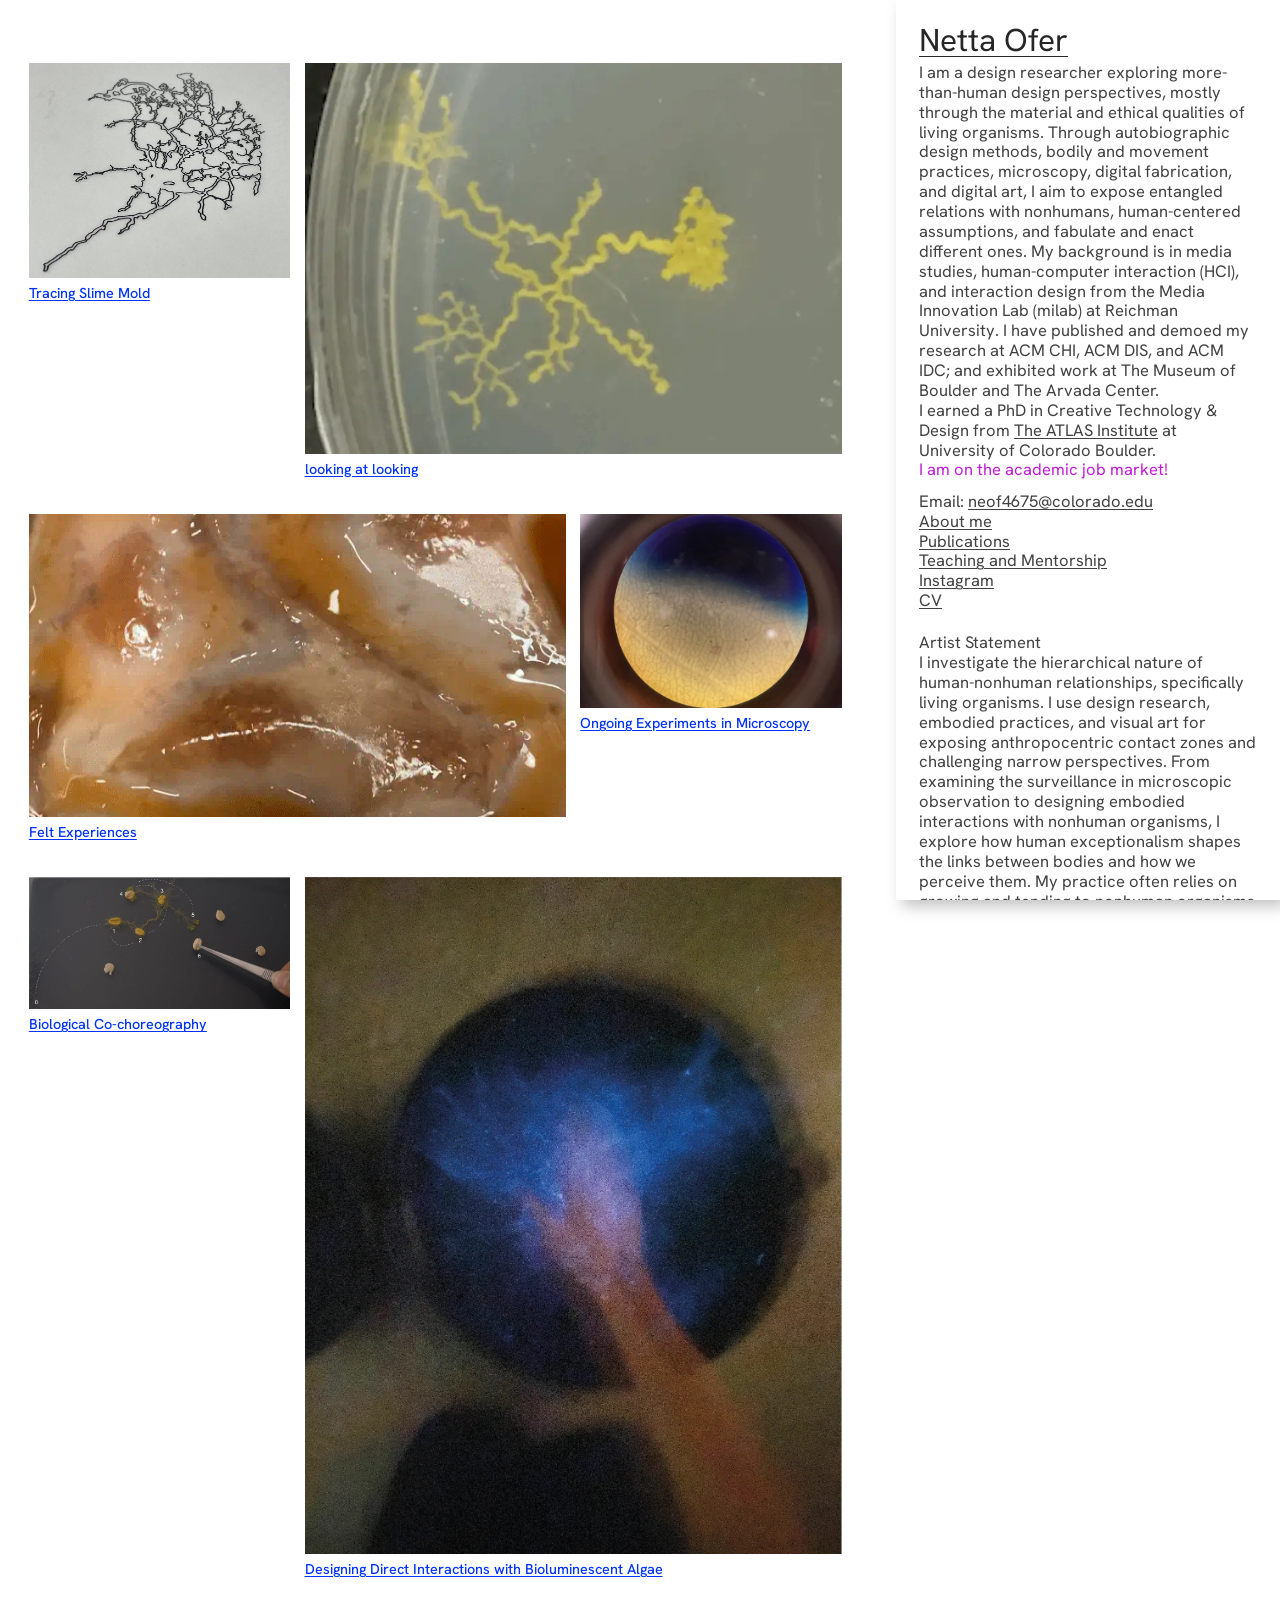
<file: index.html>
<!doctype html>
<html lang="en">
<head>
  <meta charset="utf-8">
  <meta name="viewport" content="width=device-width, initial-scale=1">
  <title>Netta Ofer</title>
  <meta name="description" content="Netta Ofer is a design researcher exploring more-than-human design perspectives through the material and ethical qualities of living organisms.">
  <meta property="og:title" content="Netta Ofer">
  <meta property="og:description" content="Netta Ofer is a design researcher exploring more-than-human design perspectives through the material and ethical qualities of living organisms.">
  <meta property="og:type" content="website">
  <link rel="icon" href="assets/favicon.ico" sizes="any">
  <link rel="apple-touch-icon" href="assets/favicon.png">
  <link rel="preconnect" href="https://fonts.googleapis.com">
  <link rel="preconnect" href="https://fonts.gstatic.com" crossorigin>
  <link rel="stylesheet" href="https://fonts.googleapis.com/css2?family=Hanken+Grotesk:wght@400;500;600&family=IBM+Plex+Mono:wght@400;500;600&display=swap">
  <link rel="stylesheet" href="assets/style.css">
  <!-- Google tag (gtag.js) -->
  <script async src="https://www.googletagmanager.com/gtag/js?id=G-3XYWVRJGBJ"></script>
  <script>
    window.dataLayer = window.dataLayer || [];
    function gtag(){dataLayer.push(arguments);}
    gtag('js', new Date());
    gtag('config', 'G-3XYWVRJGBJ');
  </script>
</head>
<body>
  <aside class="sidebar">
    <a class="site-name" href="index.html">Netta Ofer</a>
    <p>I am a design researcher exploring more-than-human design perspectives, mostly through the material and ethical qualities of living organisms. Through autobiographic design methods, bodily and movement practices, microscopy, digital fabrication, and digital art, I aim to expose entangled relations with nonhumans, human-centered assumptions, and fabulate and enact different ones. My background is in media studies, human-computer interaction (HCI), and interaction design from the Media Innovation Lab (milab) at Reichman University. I have published and demoed my research at ACM CHI, ACM DIS, and ACM IDC; and exhibited work at The Museum of Boulder and The Arvada Center.<br>
    I earned a PhD in Creative Technology &amp; Design from <a href="https://www.colorado.edu/atlas/" target="_blank" rel="noopener">The ATLAS Institute</a> at University of Colorado Boulder.<br>
    <span class="highlight">I am on the academic job market!</span></p>

    <nav aria-label="Main">
    <ul class="site-nav">
      <li>Email: <a href="mailto:neof4675@colorado.edu">neof4675@colorado.edu</a></li>
      <li><a href="about.html">About me</a></li>
      <li><a href="publications.html">Publications</a></li>
      <li><a href="teaching.html">Teaching and Mentorship</a></li>
      <li><a href="https://www.instagram.com/netta_ofer/" target="_blank" rel="noopener">Instagram</a></li>
      <li><a href="assets/Netta_Ofer_CV_oct26.pdf" target="_blank" rel="noopener">CV</a></li>
    </ul>
    </nav>

    <h2>Artist Statement</h2>
    <p>I investigate the hierarchical nature of human-nonhuman relationships, specifically living organisms. I use design research, embodied practices, and visual art for exposing anthropocentric contact zones and challenging narrow perspectives. From examining the surveillance in microscopic observation to designing embodied interactions with nonhuman organisms, I explore how human exceptionalism shapes the links between bodies and how we perceive them. My practice often relies on growing and tending to nonhuman organisms for surfacing points of connection and tension between our humanism, ourselves, and other agentic forces. These practices reveal what is in-becoming, overlooked, and uncertain in a world that is polarized and forced into categories.</p>
  </aside>

  <main class="projects" aria-label="Selected projects">
    <a class="project-tile" href="projects/tracing.html">
      <div class="media"><img src="assets/img/tracing/01.jpg" alt="Tracing Slime Mold" width="948" height="779"></div>
      <div class="tile-caption">Tracing Slime Mold</div>
    </a>
    <a class="project-tile" href="projects/looking-at-looking.html">
      <div class="media"><img src="assets/img/looking-at-looking/01.webp" alt="looking at looking" width="797" height="579" loading="lazy"></div>
      <div class="tile-caption">looking at looking</div>
    </a>
    <a class="project-tile" href="projects/felt-experiences.html">
      <div class="media"><img src="assets/img/felt-experiences/01.webp" alt="Felt Experiences" width="600" height="338" loading="lazy"></div>
      <div class="tile-caption">Felt Experiences</div>
    </a>
    <a class="project-tile" href="projects/microscopy.html">
      <div class="media"><img src="assets/img/microscopy/01.jpg" alt="Ongoing Experiments in Microscopy" width="1280" height="951" loading="lazy"></div>
      <div class="tile-caption">Ongoing Experiments in Microscopy</div>
    </a>
    <a class="project-tile" href="projects/co-choreography.html">
      <div class="media"><img src="assets/img/co-choreography/01.jpg" alt="Biological Co-choreography" width="1734" height="878" loading="lazy"></div>
      <div class="tile-caption">Biological Co-choreography</div>
    </a>
    <a class="project-tile" href="projects/bioluminescent-algae.html">
      <div class="media portrait"><img src="assets/img/bioluminescent-algae/01.webp" alt="Designing Direct Interactions with Bioluminescent Algae" width="1265" height="1595" loading="lazy"></div>
      <div class="tile-caption">Designing Direct Interactions with Bioluminescent Algae</div>
    </a>
  </main>

</body>
</html>
</file>
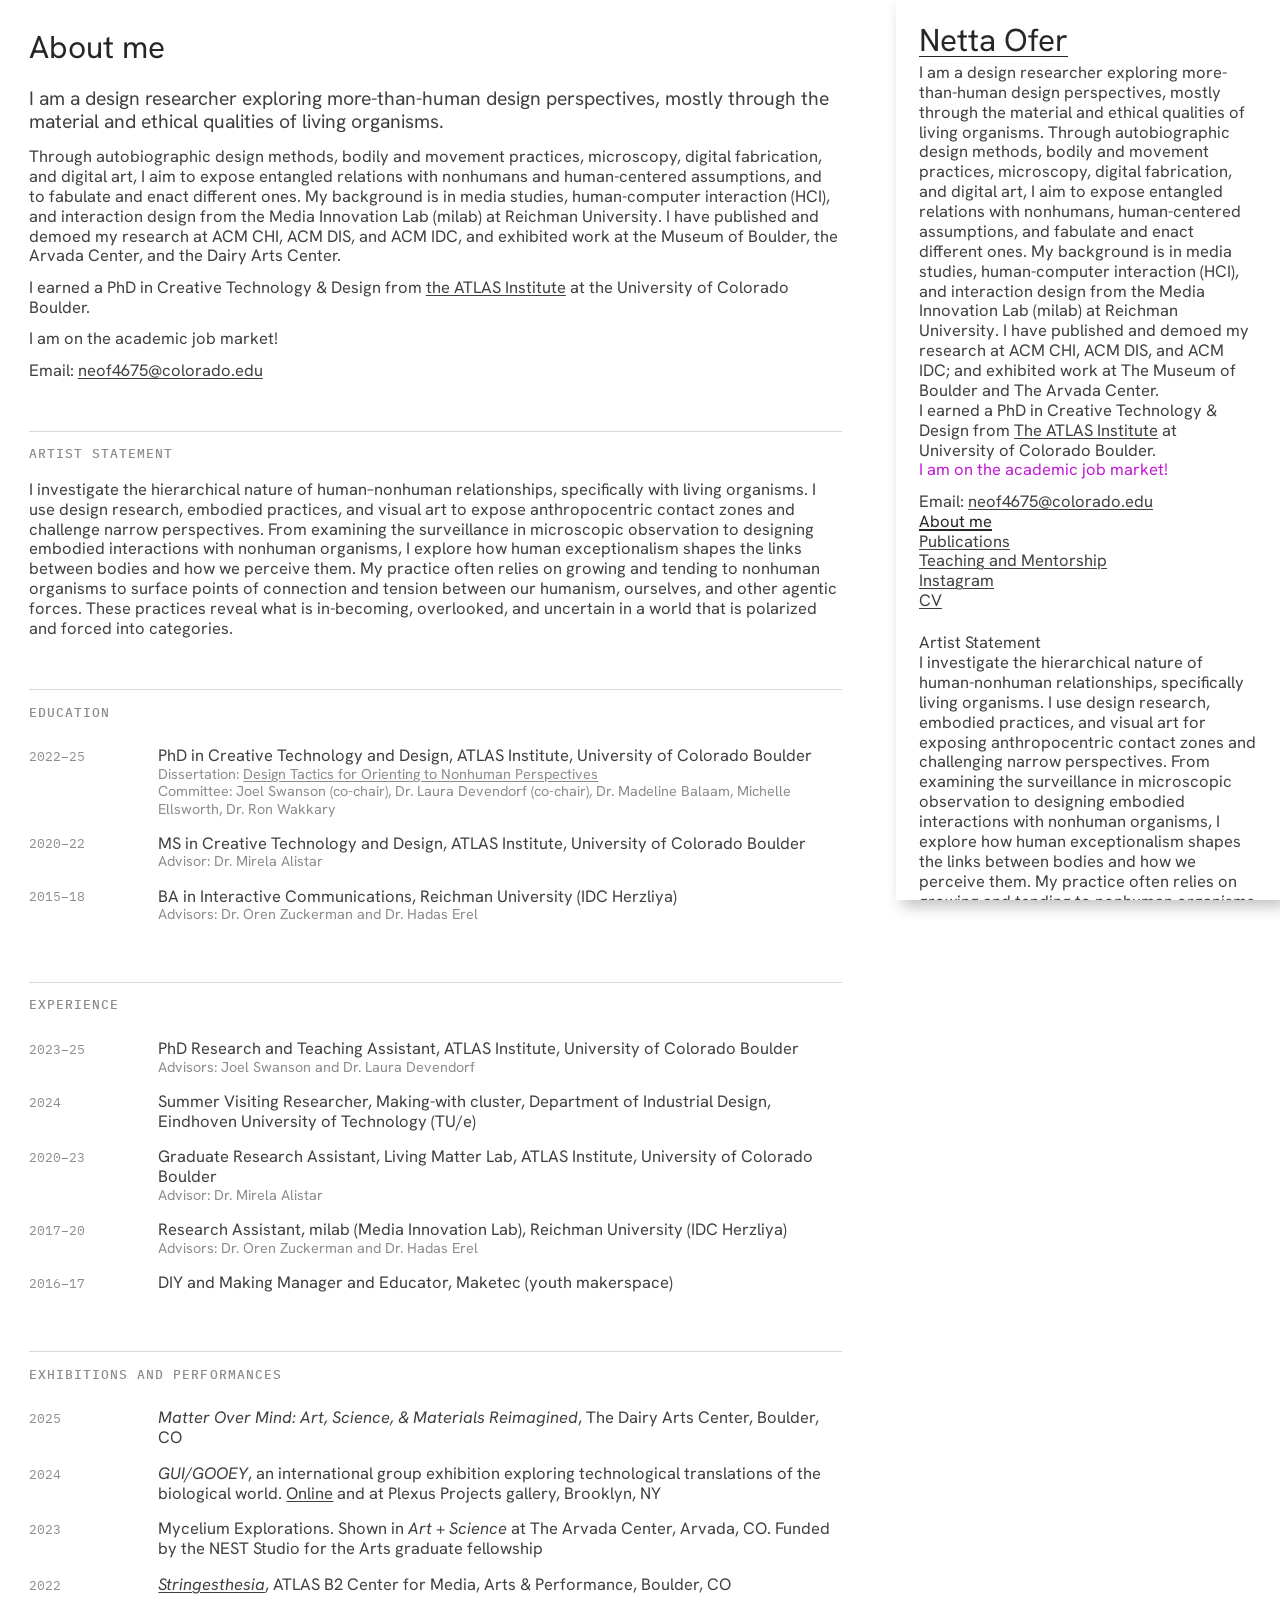
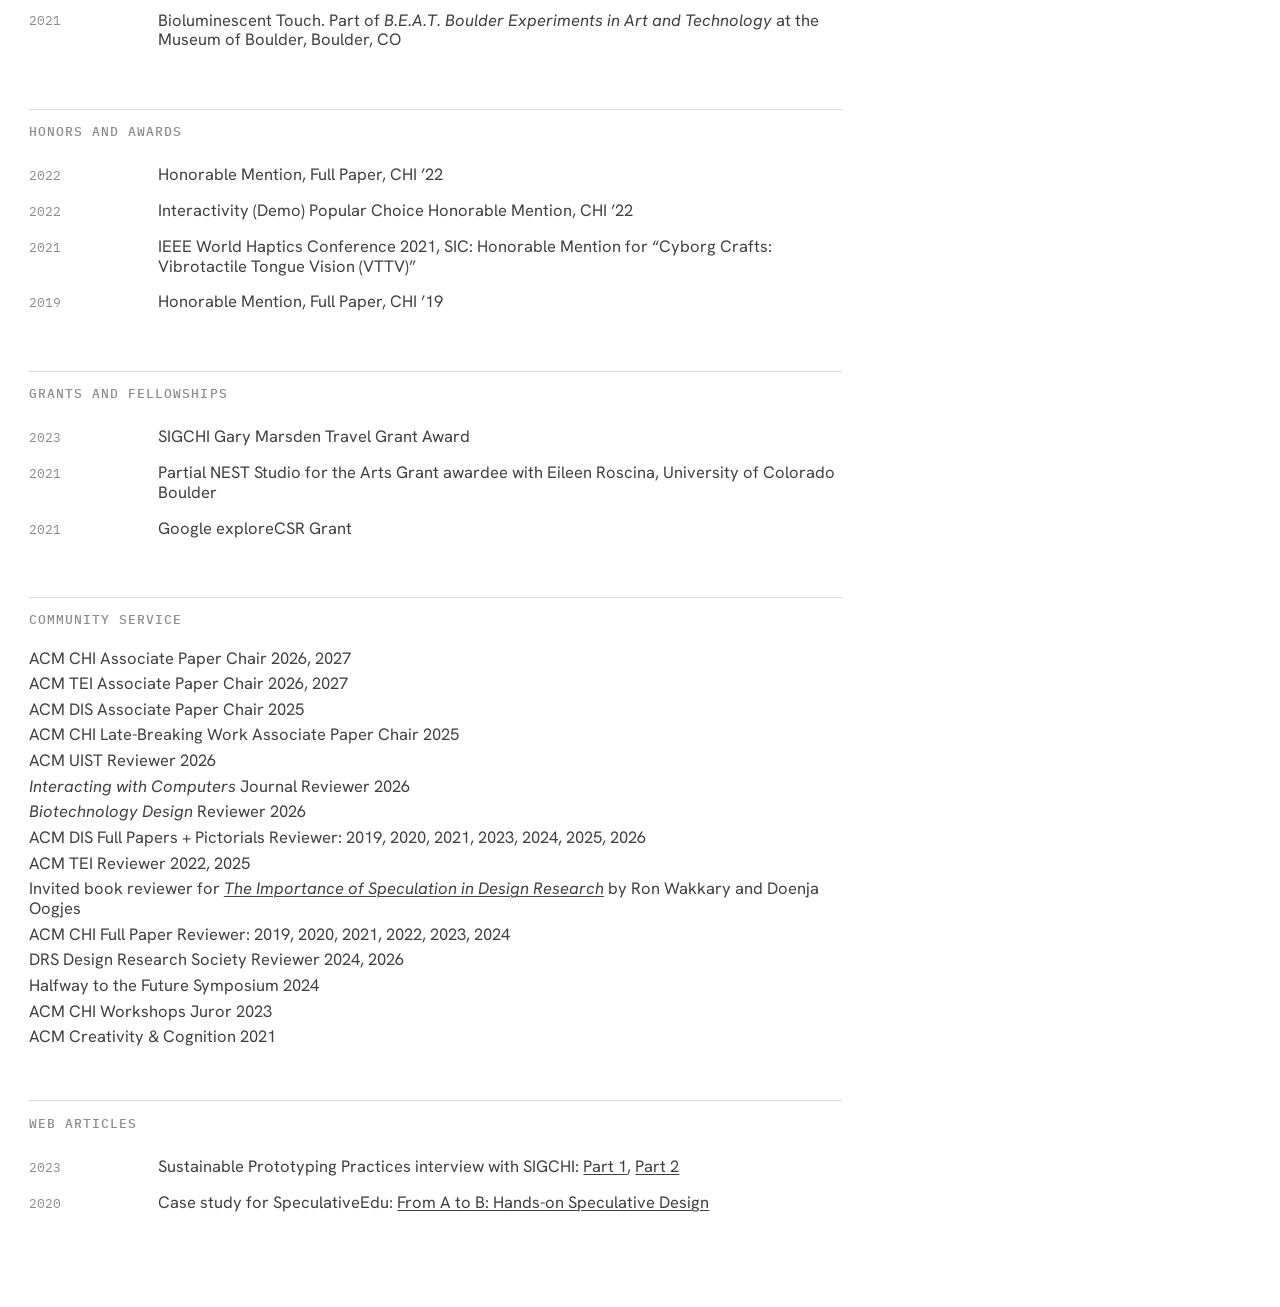
<file: about.html>
<!doctype html>
<html lang="en">
<head>
  <meta charset="utf-8">
  <meta name="viewport" content="width=device-width, initial-scale=1">
  <title>About — Netta Ofer</title>
  <meta name="description" content="Netta Ofer is a design researcher exploring more-than-human design perspectives through the material and ethical qualities of living organisms.">
  <meta property="og:title" content="About — Netta Ofer">
  <meta property="og:description" content="Netta Ofer is a design researcher exploring more-than-human design perspectives through the material and ethical qualities of living organisms.">
  <meta property="og:type" content="website">
  <link rel="icon" href="assets/favicon.ico" sizes="any">
  <link rel="apple-touch-icon" href="assets/favicon.png">
  <link rel="preconnect" href="https://fonts.googleapis.com">
  <link rel="preconnect" href="https://fonts.gstatic.com" crossorigin>
  <link rel="stylesheet" href="https://fonts.googleapis.com/css2?family=Hanken+Grotesk:wght@400;500;600&family=IBM+Plex+Mono:wght@400;500;600&display=swap">
  <link rel="stylesheet" href="assets/style.css">
  <!-- Google tag (gtag.js) -->
  <script async src="https://www.googletagmanager.com/gtag/js?id=G-3XYWVRJGBJ"></script>
  <script>
    window.dataLayer = window.dataLayer || [];
    function gtag(){dataLayer.push(arguments);}
    gtag('js', new Date());
    gtag('config', 'G-3XYWVRJGBJ');
  </script>
</head>
<body>
  <aside class="sidebar">
    <a class="site-name" href="index.html">Netta Ofer</a>
    <p>I am a design researcher exploring more-than-human design perspectives, mostly through the material and ethical qualities of living organisms. Through autobiographic design methods, bodily and movement practices, microscopy, digital fabrication, and digital art, I aim to expose entangled relations with nonhumans, human-centered assumptions, and fabulate and enact different ones. My background is in media studies, human-computer interaction (HCI), and interaction design from the Media Innovation Lab (milab) at Reichman University. I have published and demoed my research at ACM CHI, ACM DIS, and ACM IDC; and exhibited work at The Museum of Boulder and The Arvada Center.<br>
    I earned a PhD in Creative Technology &amp; Design from <a href="https://www.colorado.edu/atlas/" target="_blank" rel="noopener">The ATLAS Institute</a> at University of Colorado Boulder.<br>
    <span class="highlight">I am on the academic job market!</span></p>

    <nav aria-label="Main">
    <ul class="site-nav">
      <li>Email: <a href="mailto:neof4675@colorado.edu">neof4675@colorado.edu</a></li>
      <li><a href="about.html" aria-current="page">About me</a></li>
      <li><a href="publications.html">Publications</a></li>
      <li><a href="teaching.html">Teaching and Mentorship</a></li>
      <li><a href="https://www.instagram.com/netta_ofer/" target="_blank" rel="noopener">Instagram</a></li>
      <li><a href="assets/Netta_Ofer_CV_oct26.pdf" target="_blank" rel="noopener">CV</a></li>
    </ul>
    </nav>

    <h2>Artist Statement</h2>
    <p>I investigate the hierarchical nature of human-nonhuman relationships, specifically living organisms. I use design research, embodied practices, and visual art for exposing anthropocentric contact zones and challenging narrow perspectives. From examining the surveillance in microscopic observation to designing embodied interactions with nonhuman organisms, I explore how human exceptionalism shapes the links between bodies and how we perceive them. My practice often relies on growing and tending to nonhuman organisms for surfacing points of connection and tension between our humanism, ourselves, and other agentic forces. These practices reveal what is in-becoming, overlooked, and uncertain in a world that is polarized and forced into categories.</p>
  </aside>

  <main class="page">
    <div class="prose">
      <h1>About me</h1>
      <p class="lede">I am a design researcher exploring more-than-human design perspectives, mostly through the material and ethical qualities of living organisms.</p>
      <p>Through autobiographic design methods, bodily and movement practices, microscopy, digital fabrication, and digital art, I aim to expose entangled relations with nonhumans and human-centered assumptions, and to fabulate and enact different ones. My background is in media studies, human-computer interaction (HCI), and interaction design from the Media Innovation Lab (milab) at Reichman University. I have published and demoed my research at ACM CHI, ACM DIS, and ACM IDC, and exhibited work at the Museum of Boulder, the Arvada Center, and the Dairy Arts Center.</p>
      <p>I earned a PhD in Creative Technology &amp; Design from <a href="https://www.colorado.edu/atlas/" target="_blank" rel="noopener">the ATLAS Institute</a> at the University of Colorado Boulder.</p>
      <p>I am on the academic job market!</p>
      <p>Email: <a href="mailto:neof4675@colorado.edu">neof4675@colorado.edu</a></p>

      <h2>Artist statement</h2>
      <p>I investigate the hierarchical nature of human&ndash;nonhuman relationships, specifically with living organisms. I use design research, embodied practices, and visual art to expose anthropocentric contact zones and challenge narrow perspectives. From examining the surveillance in microscopic observation to designing embodied interactions with nonhuman organisms, I explore how human exceptionalism shapes the links between bodies and how we perceive them. My practice often relies on growing and tending to nonhuman organisms to surface points of connection and tension between our humanism, ourselves, and other agentic forces. These practices reveal what is in-becoming, overlooked, and uncertain in a world that is polarized and forced into categories.</p>

      <h2>Education</h2>
      <ul class="entries">
        <li><span class="when">2022&ndash;25</span><span>PhD in Creative Technology and Design, ATLAS Institute, University of Colorado Boulder<span class="detail">Dissertation: <a href="https://www.proquest.com/openview/aedae9d8f9335f09d536094e7341c5cd/1?pq-origsite=gscholar&amp;cbl=18750&amp;diss=y" target="_blank" rel="noopener">Design Tactics for Orienting to Nonhuman Perspectives</a><br>Committee: Joel Swanson (co-chair), Dr. Laura Devendorf (co-chair), Dr. Madeline Balaam, Michelle Ellsworth, Dr. Ron Wakkary</span></span></li>
        <li><span class="when">2020&ndash;22</span><span>MS in Creative Technology and Design, ATLAS Institute, University of Colorado Boulder<span class="detail">Advisor: Dr. Mirela Alistar</span></span></li>
        <li><span class="when">2015&ndash;18</span><span>BA in Interactive Communications, Reichman University (IDC Herzliya)<span class="detail">Advisors: Dr. Oren Zuckerman and Dr. Hadas Erel</span></span></li>
      </ul>

      <h2>Experience</h2>
      <ul class="entries">
        <li><span class="when">2023&ndash;25</span><span>PhD Research and Teaching Assistant, ATLAS Institute, University of Colorado Boulder<span class="detail">Advisors: Joel Swanson and Dr. Laura Devendorf</span></span></li>
        <li><span class="when">2024</span><span>Summer Visiting Researcher, Making-with cluster, Department of Industrial Design, Eindhoven University of Technology (TU/e)</span></li>
        <li><span class="when">2020&ndash;23</span><span>Graduate Research Assistant, Living Matter Lab, ATLAS Institute, University of Colorado Boulder<span class="detail">Advisor: Dr. Mirela Alistar</span></span></li>
        <li><span class="when">2017&ndash;20</span><span>Research Assistant, milab (Media Innovation Lab), Reichman University (IDC Herzliya)<span class="detail">Advisors: Dr. Oren Zuckerman and Dr. Hadas Erel</span></span></li>
        <li><span class="when">2016&ndash;17</span><span>DIY and Making Manager and Educator, Maketec (youth makerspace)</span></li>
      </ul>

      <h2>Exhibitions and performances</h2>
      <ul class="entries">
        <li><span class="when">2025</span><span><i>Matter Over Mind: Art, Science, &amp; Materials Reimagined</i>, The Dairy Arts Center, Boulder, CO</span></li>
        <li><span class="when">2024</span><span><i>GUI/GOOEY</i>, an international group exhibition exploring technological translations of the biological world. <a href="https://www.plexusprojects.org/gui-gooey-2024" target="_blank" rel="noopener">Online</a> and at Plexus Projects gallery, Brooklyn, NY</span></li>
        <li><span class="when">2023</span><span>Mycelium Explorations. Shown in <i>Art + Science</i> at The Arvada Center, Arvada, CO. Funded by the NEST Studio for the Arts graduate fellowship</span></li>
        <li><span class="when">2022</span><span><a href="https://www.colorado.edu/atlas/stringesthesia" target="_blank" rel="noopener"><i>Stringesthesia</i></a>, ATLAS B2 Center for Media, Arts &amp; Performance, Boulder, CO</span></li>
        <li><span class="when">2021</span><span>Bioluminescent Touch. Part of <i>B.E.A.T. Boulder Experiments in Art and Technology</i> at the Museum of Boulder, Boulder, CO</span></li>
      </ul>

      <h2>Honors and awards</h2>
      <ul class="entries">
        <li><span class="when">2022</span><span>Honorable Mention, Full Paper, CHI &rsquo;22</span></li>
        <li><span class="when">2022</span><span>Interactivity (Demo) Popular Choice Honorable Mention, CHI &rsquo;22</span></li>
        <li><span class="when">2021</span><span>IEEE World Haptics Conference 2021, SIC: Honorable Mention for &ldquo;Cyborg Crafts: Vibrotactile Tongue Vision (VTTV)&rdquo;</span></li>
        <li><span class="when">2019</span><span>Honorable Mention, Full Paper, CHI &rsquo;19</span></li>
      </ul>

      <h2>Grants and fellowships</h2>
      <ul class="entries">
        <li><span class="when">2023</span><span>SIGCHI Gary Marsden Travel Grant Award</span></li>
        <li><span class="when">2021</span><span>Partial NEST Studio for the Arts Grant awardee with Eileen Roscina, University of Colorado Boulder</span></li>
        <li><span class="when">2021</span><span>Google exploreCSR Grant</span></li>
      </ul>

      <h2>Community service</h2>
      <ul class="plain">
        <li>ACM CHI Associate Paper Chair 2026, 2027</li>
        <li>ACM TEI Associate Paper Chair 2026, 2027</li>
        <li>ACM DIS Associate Paper Chair 2025</li>
        <li>ACM CHI Late-Breaking Work Associate Paper Chair 2025</li>
        <li>ACM UIST Reviewer 2026</li>
        <li><i>Interacting with Computers</i> Journal Reviewer 2026</li>
        <li><i>Biotechnology Design</i> Reviewer 2026</li>
        <li>ACM DIS Full Papers + Pictorials Reviewer: 2019, 2020, 2021, 2023, 2024, 2025, 2026</li>
        <li>ACM TEI Reviewer 2022, 2025</li>
        <li>Invited book reviewer for <a href="https://link.springer.com/book/10.1007/978-3-031-67095-4" target="_blank" rel="noopener"><i>The Importance of Speculation in Design Research</i></a> by Ron Wakkary and Doenja Oogjes</li>
        <li>ACM CHI Full Paper Reviewer: 2019, 2020, 2021, 2022, 2023, 2024</li>
        <li>DRS Design Research Society Reviewer 2024, 2026</li>
        <li>Halfway to the Future Symposium 2024</li>
        <li>ACM CHI Workshops Juror 2023</li>
        <li>ACM Creativity &amp; Cognition 2021</li>
      </ul>

      <h2>Web articles</h2>
      <ul class="entries">
        <li><span class="when">2023</span><span>Sustainable Prototyping Practices interview with SIGCHI: <a href="https://medium.com/sigchi/sustainable-prototyping-practices-spotlight-1-living-matter-lab-part-1-9c51164e015f" target="_blank" rel="noopener">Part 1</a>, <a href="https://medium.com/sigchi/sustainable-prototyping-practices-spotlight-2-living-matter-lab-part-2-10bfcbc31551" target="_blank" rel="noopener">Part 2</a></span></li>
        <li><span class="when">2020</span><span>Case study for SpeculativeEdu: <a href="https://speculativeedu.eu/case-study-from-a-to-b-hands-on-speculative-design/" target="_blank" rel="noopener">From A to B: Hands-on Speculative Design</a></span></li>
      </ul>
    </div>
  </main>

</body>
</html>
</file>
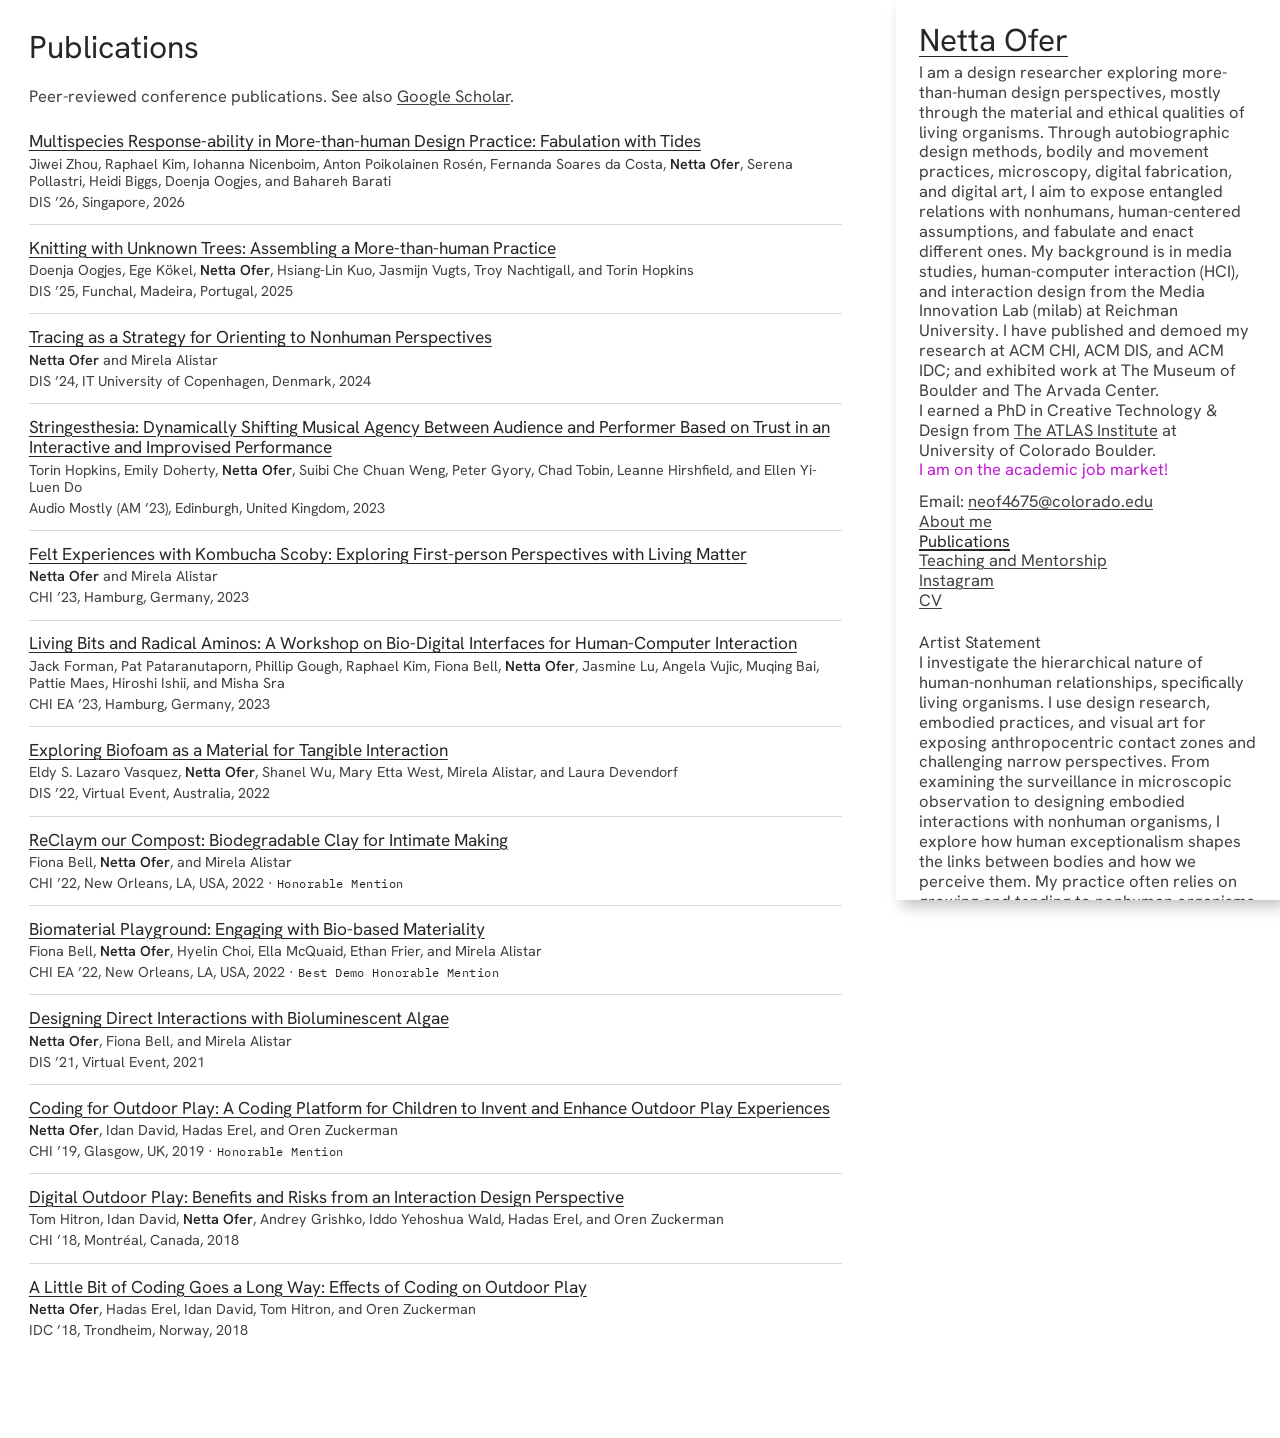
<file: publications.html>
<!doctype html>
<html lang="en">
<head>
  <meta charset="utf-8">
  <meta name="viewport" content="width=device-width, initial-scale=1">
  <title>Publications — Netta Ofer</title>
  <meta name="description" content="Netta Ofer is a design researcher exploring more-than-human design perspectives through the material and ethical qualities of living organisms.">
  <meta property="og:title" content="Publications — Netta Ofer">
  <meta property="og:description" content="Netta Ofer is a design researcher exploring more-than-human design perspectives through the material and ethical qualities of living organisms.">
  <meta property="og:type" content="website">
  <link rel="icon" href="assets/favicon.ico" sizes="any">
  <link rel="apple-touch-icon" href="assets/favicon.png">
  <link rel="preconnect" href="https://fonts.googleapis.com">
  <link rel="preconnect" href="https://fonts.gstatic.com" crossorigin>
  <link rel="stylesheet" href="https://fonts.googleapis.com/css2?family=Hanken+Grotesk:wght@400;500;600&family=IBM+Plex+Mono:wght@400;500;600&display=swap">
  <link rel="stylesheet" href="assets/style.css">
  <!-- Google tag (gtag.js) -->
  <script async src="https://www.googletagmanager.com/gtag/js?id=G-3XYWVRJGBJ"></script>
  <script>
    window.dataLayer = window.dataLayer || [];
    function gtag(){dataLayer.push(arguments);}
    gtag('js', new Date());
    gtag('config', 'G-3XYWVRJGBJ');
  </script>
</head>
<body>
  <aside class="sidebar">
    <a class="site-name" href="index.html">Netta Ofer</a>
    <p>I am a design researcher exploring more-than-human design perspectives, mostly through the material and ethical qualities of living organisms. Through autobiographic design methods, bodily and movement practices, microscopy, digital fabrication, and digital art, I aim to expose entangled relations with nonhumans, human-centered assumptions, and fabulate and enact different ones. My background is in media studies, human-computer interaction (HCI), and interaction design from the Media Innovation Lab (milab) at Reichman University. I have published and demoed my research at ACM CHI, ACM DIS, and ACM IDC; and exhibited work at The Museum of Boulder and The Arvada Center.<br>
    I earned a PhD in Creative Technology &amp; Design from <a href="https://www.colorado.edu/atlas/" target="_blank" rel="noopener">The ATLAS Institute</a> at University of Colorado Boulder.<br>
    <span class="highlight">I am on the academic job market!</span></p>

    <nav aria-label="Main">
    <ul class="site-nav">
      <li>Email: <a href="mailto:neof4675@colorado.edu">neof4675@colorado.edu</a></li>
      <li><a href="about.html">About me</a></li>
      <li><a href="publications.html" aria-current="page">Publications</a></li>
      <li><a href="teaching.html">Teaching and Mentorship</a></li>
      <li><a href="https://www.instagram.com/netta_ofer/" target="_blank" rel="noopener">Instagram</a></li>
      <li><a href="assets/Netta_Ofer_CV_oct26.pdf" target="_blank" rel="noopener">CV</a></li>
    </ul>
    </nav>

    <h2>Artist Statement</h2>
    <p>I investigate the hierarchical nature of human-nonhuman relationships, specifically living organisms. I use design research, embodied practices, and visual art for exposing anthropocentric contact zones and challenging narrow perspectives. From examining the surveillance in microscopic observation to designing embodied interactions with nonhuman organisms, I explore how human exceptionalism shapes the links between bodies and how we perceive them. My practice often relies on growing and tending to nonhuman organisms for surfacing points of connection and tension between our humanism, ourselves, and other agentic forces. These practices reveal what is in-becoming, overlooked, and uncertain in a world that is polarized and forced into categories.</p>
  </aside>

  <main class="page">
    <div class="prose">
      <h1>Publications</h1>
      <p>Peer-reviewed conference publications. See also <a href="https://scholar.google.com/citations?user=eXKulksAAAAJ&hl=en" target="_blank" rel="noopener">Google Scholar</a>.</p>
      <ul class="pubs">
        <li>
          <a class="pub-title" href="https://doi.org/10.1145/3802974.3808016" target="_blank" rel="noopener">Multispecies Response-ability in More-than-human Design Practice: Fabulation with Tides</a>
          <span class="pub-meta">Jiwei Zhou, Raphael Kim, Iohanna Nicenboim, Anton Poikolainen Rosén, Fernanda Soares da Costa, <span class="me">Netta Ofer</span>, Serena Pollastri, Heidi Biggs, Doenja Oogjes, and Bahareh Barati</span>
          <span class="pub-meta">DIS &rsquo;26, Singapore, 2026</span>
        </li>
        <li>
          <a class="pub-title" href="https://doi.org/10.1145/3715336.3735431" target="_blank" rel="noopener">Knitting with Unknown Trees: Assembling a More-than-human Practice</a>
          <span class="pub-meta">Doenja Oogjes, Ege Kökel, <span class="me">Netta Ofer</span>, Hsiang-Lin Kuo, Jasmijn Vugts, Troy Nachtigall, and Torin Hopkins</span>
          <span class="pub-meta">DIS &rsquo;25, Funchal, Madeira, Portugal, 2025</span>
        </li>
        <li>
          <a class="pub-title" href="https://doi.org/10.1145/3643834.3661621" target="_blank" rel="noopener">Tracing as a Strategy for Orienting to Nonhuman Perspectives</a>
          <span class="pub-meta"><span class="me">Netta Ofer</span> and Mirela Alistar</span>
          <span class="pub-meta">DIS &rsquo;24, IT University of Copenhagen, Denmark, 2024</span>
        </li>
        <li>
          <a class="pub-title" href="https://doi.org/10.1145/3616195.3616209" target="_blank" rel="noopener">Stringesthesia: Dynamically Shifting Musical Agency Between Audience and Performer Based on Trust in an Interactive and Improvised Performance</a>
          <span class="pub-meta">Torin Hopkins, Emily Doherty, <span class="me">Netta Ofer</span>, Suibi Che Chuan Weng, Peter Gyory, Chad Tobin, Leanne Hirshfield, and Ellen Yi-Luen Do</span>
          <span class="pub-meta">Audio Mostly (AM &rsquo;23), Edinburgh, United Kingdom, 2023</span>
        </li>
        <li>
          <a class="pub-title" href="https://doi.org/10.1145/3544548.3581276" target="_blank" rel="noopener">Felt Experiences with Kombucha Scoby: Exploring First-person Perspectives with Living Matter</a>
          <span class="pub-meta"><span class="me">Netta Ofer</span> and Mirela Alistar</span>
          <span class="pub-meta">CHI &rsquo;23, Hamburg, Germany, 2023</span>
        </li>
        <li>
          <a class="pub-title" href="https://doi.org/10.1145/3544549.3573813" target="_blank" rel="noopener">Living Bits and Radical Aminos: A Workshop on Bio-Digital Interfaces for Human-Computer Interaction</a>
          <span class="pub-meta">Jack Forman, Pat Pataranutaporn, Phillip Gough, Raphael Kim, Fiona Bell, <span class="me">Netta Ofer</span>, Jasmine Lu, Angela Vujic, Muqing Bai, Pattie Maes, Hiroshi Ishii, and Misha Sra</span>
          <span class="pub-meta">CHI EA &rsquo;23, Hamburg, Germany, 2023</span>
        </li>
        <li>
          <a class="pub-title" href="https://doi.org/10.1145/3532106.3533494" target="_blank" rel="noopener">Exploring Biofoam as a Material for Tangible Interaction</a>
          <span class="pub-meta">Eldy S. Lazaro Vasquez, <span class="me">Netta Ofer</span>, Shanel Wu, Mary Etta West, Mirela Alistar, and Laura Devendorf</span>
          <span class="pub-meta">DIS &rsquo;22, Virtual Event, Australia, 2022</span>
        </li>
        <li>
          <a class="pub-title" href="https://doi.org/10.1145/3491102.3517711" target="_blank" rel="noopener">ReClaym our Compost: Biodegradable Clay for Intimate Making</a>
          <span class="pub-meta">Fiona Bell, <span class="me">Netta Ofer</span>, and Mirela Alistar</span>
          <span class="pub-meta">CHI &rsquo;22, New Orleans, LA, USA, 2022 &middot; <span class="award">Honorable Mention</span></span>
        </li>
        <li>
          <a class="pub-title" href="https://doi.org/10.1145/3491101.3519875" target="_blank" rel="noopener">Biomaterial Playground: Engaging with Bio-based Materiality</a>
          <span class="pub-meta">Fiona Bell, <span class="me">Netta Ofer</span>, Hyelin Choi, Ella McQuaid, Ethan Frier, and Mirela Alistar</span>
          <span class="pub-meta">CHI EA &rsquo;22, New Orleans, LA, USA, 2022 &middot; <span class="award">Best Demo Honorable Mention</span></span>
        </li>
        <li>
          <a class="pub-title" href="https://doi.org/10.1145/3461778.3462090" target="_blank" rel="noopener">Designing Direct Interactions with Bioluminescent Algae</a>
          <span class="pub-meta"><span class="me">Netta Ofer</span>, Fiona Bell, and Mirela Alistar</span>
          <span class="pub-meta">DIS &rsquo;21, Virtual Event, 2021</span>
        </li>
        <li>
          <a class="pub-title" href="https://doi.org/10.1145/3290605.3300394" target="_blank" rel="noopener">Coding for Outdoor Play: A Coding Platform for Children to Invent and Enhance Outdoor Play Experiences</a>
          <span class="pub-meta"><span class="me">Netta Ofer</span>, Idan David, Hadas Erel, and Oren Zuckerman</span>
          <span class="pub-meta">CHI &rsquo;19, Glasgow, UK, 2019 &middot; <span class="award">Honorable Mention</span></span>
        </li>
        <li>
          <a class="pub-title" href="https://doi.org/10.1145/3173574.3173858" target="_blank" rel="noopener">Digital Outdoor Play: Benefits and Risks from an Interaction Design Perspective</a>
          <span class="pub-meta">Tom Hitron, Idan David, <span class="me">Netta Ofer</span>, Andrey Grishko, Iddo Yehoshua Wald, Hadas Erel, and Oren Zuckerman</span>
          <span class="pub-meta">CHI &rsquo;18, Montréal, Canada, 2018</span>
        </li>
        <li>
          <a class="pub-title" href="https://doi.org/10.1145/3202185.3210782" target="_blank" rel="noopener">A Little Bit of Coding Goes a Long Way: Effects of Coding on Outdoor Play</a>
          <span class="pub-meta"><span class="me">Netta Ofer</span>, Hadas Erel, Idan David, Tom Hitron, and Oren Zuckerman</span>
          <span class="pub-meta">IDC &rsquo;18, Trondheim, Norway, 2018</span>
        </li>
      </ul>
    </div>
  </main>

</body>
</html>
</file>
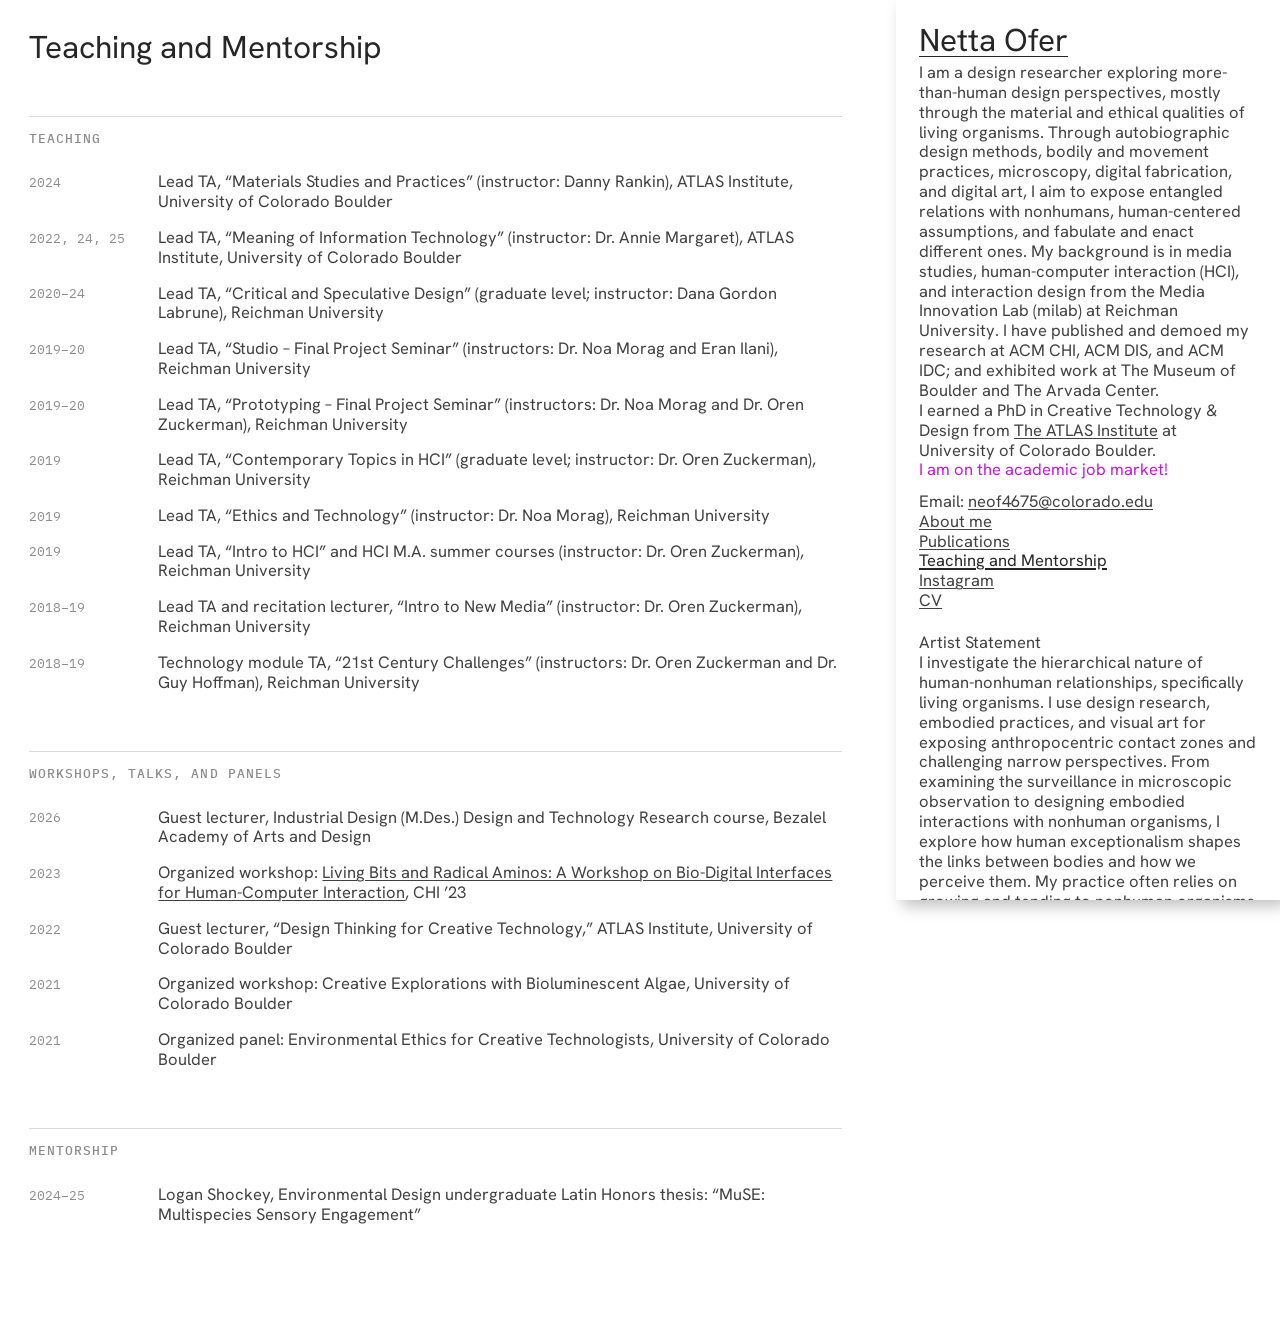
<file: teaching.html>
<!doctype html>
<html lang="en">
<head>
  <meta charset="utf-8">
  <meta name="viewport" content="width=device-width, initial-scale=1">
  <title>Teaching and Mentorship — Netta Ofer</title>
  <meta name="description" content="Netta Ofer is a design researcher exploring more-than-human design perspectives through the material and ethical qualities of living organisms.">
  <meta property="og:title" content="Teaching and Mentorship — Netta Ofer">
  <meta property="og:description" content="Netta Ofer is a design researcher exploring more-than-human design perspectives through the material and ethical qualities of living organisms.">
  <meta property="og:type" content="website">
  <link rel="icon" href="assets/favicon.ico" sizes="any">
  <link rel="apple-touch-icon" href="assets/favicon.png">
  <link rel="preconnect" href="https://fonts.googleapis.com">
  <link rel="preconnect" href="https://fonts.gstatic.com" crossorigin>
  <link rel="stylesheet" href="https://fonts.googleapis.com/css2?family=Hanken+Grotesk:wght@400;500;600&family=IBM+Plex+Mono:wght@400;500;600&display=swap">
  <link rel="stylesheet" href="assets/style.css">
  <!-- Google tag (gtag.js) -->
  <script async src="https://www.googletagmanager.com/gtag/js?id=G-3XYWVRJGBJ"></script>
  <script>
    window.dataLayer = window.dataLayer || [];
    function gtag(){dataLayer.push(arguments);}
    gtag('js', new Date());
    gtag('config', 'G-3XYWVRJGBJ');
  </script>
</head>
<body>
  <aside class="sidebar">
    <a class="site-name" href="index.html">Netta Ofer</a>
    <p>I am a design researcher exploring more-than-human design perspectives, mostly through the material and ethical qualities of living organisms. Through autobiographic design methods, bodily and movement practices, microscopy, digital fabrication, and digital art, I aim to expose entangled relations with nonhumans, human-centered assumptions, and fabulate and enact different ones. My background is in media studies, human-computer interaction (HCI), and interaction design from the Media Innovation Lab (milab) at Reichman University. I have published and demoed my research at ACM CHI, ACM DIS, and ACM IDC; and exhibited work at The Museum of Boulder and The Arvada Center.<br>
    I earned a PhD in Creative Technology &amp; Design from <a href="https://www.colorado.edu/atlas/" target="_blank" rel="noopener">The ATLAS Institute</a> at University of Colorado Boulder.<br>
    <span class="highlight">I am on the academic job market!</span></p>

    <nav aria-label="Main">
    <ul class="site-nav">
      <li>Email: <a href="mailto:neof4675@colorado.edu">neof4675@colorado.edu</a></li>
      <li><a href="about.html">About me</a></li>
      <li><a href="publications.html">Publications</a></li>
      <li><a href="teaching.html" aria-current="page">Teaching and Mentorship</a></li>
      <li><a href="https://www.instagram.com/netta_ofer/" target="_blank" rel="noopener">Instagram</a></li>
      <li><a href="assets/Netta_Ofer_CV_oct26.pdf" target="_blank" rel="noopener">CV</a></li>
    </ul>
    </nav>

    <h2>Artist Statement</h2>
    <p>I investigate the hierarchical nature of human-nonhuman relationships, specifically living organisms. I use design research, embodied practices, and visual art for exposing anthropocentric contact zones and challenging narrow perspectives. From examining the surveillance in microscopic observation to designing embodied interactions with nonhuman organisms, I explore how human exceptionalism shapes the links between bodies and how we perceive them. My practice often relies on growing and tending to nonhuman organisms for surfacing points of connection and tension between our humanism, ourselves, and other agentic forces. These practices reveal what is in-becoming, overlooked, and uncertain in a world that is polarized and forced into categories.</p>
  </aside>

  <main class="page">
    <div class="prose">
      <h1>Teaching and Mentorship</h1>

      <h2>Teaching</h2>
      <ul class="entries">
        <li><span class="when">2024</span><span>Lead TA, &ldquo;Materials Studies and Practices&rdquo; (instructor: Danny Rankin), ATLAS Institute, University of Colorado Boulder</span></li>
        <li><span class="when">2022, 24, 25</span><span>Lead TA, &ldquo;Meaning of Information Technology&rdquo; (instructor: Dr. Annie Margaret), ATLAS Institute, University of Colorado Boulder</span></li>
        <li><span class="when">2020&ndash;24</span><span>Lead TA, &ldquo;Critical and Speculative Design&rdquo; (graduate level; instructor: Dana Gordon Labrune), Reichman University</span></li>
        <li><span class="when">2019&ndash;20</span><span>Lead TA, &ldquo;Studio &ndash; Final Project Seminar&rdquo; (instructors: Dr. Noa Morag and Eran Ilani), Reichman University</span></li>
        <li><span class="when">2019&ndash;20</span><span>Lead TA, &ldquo;Prototyping &ndash; Final Project Seminar&rdquo; (instructors: Dr. Noa Morag and Dr. Oren Zuckerman), Reichman University</span></li>
        <li><span class="when">2019</span><span>Lead TA, &ldquo;Contemporary Topics in HCI&rdquo; (graduate level; instructor: Dr. Oren Zuckerman), Reichman University</span></li>
        <li><span class="when">2019</span><span>Lead TA, &ldquo;Ethics and Technology&rdquo; (instructor: Dr. Noa Morag), Reichman University</span></li>
        <li><span class="when">2019</span><span>Lead TA, &ldquo;Intro to HCI&rdquo; and HCI M.A. summer courses (instructor: Dr. Oren Zuckerman), Reichman University</span></li>
        <li><span class="when">2018&ndash;19</span><span>Lead TA and recitation lecturer, &ldquo;Intro to New Media&rdquo; (instructor: Dr. Oren Zuckerman), Reichman University</span></li>
        <li><span class="when">2018&ndash;19</span><span>Technology module TA, &ldquo;21st Century Challenges&rdquo; (instructors: Dr. Oren Zuckerman and Dr. Guy Hoffman), Reichman University</span></li>
      </ul>

      <h2>Workshops, talks, and panels</h2>
      <ul class="entries">
        <li><span class="when">2026</span><span>Guest lecturer, Industrial Design (M.Des.) Design and Technology Research course, Bezalel Academy of Arts and Design</span></li>
        <li><span class="when">2023</span><span>Organized workshop: <a href="https://doi.org/10.1145/3544549.3573813" target="_blank" rel="noopener">Living Bits and Radical Aminos: A Workshop on Bio-Digital Interfaces for Human-Computer Interaction</a>, CHI &rsquo;23</span></li>
        <li><span class="when">2022</span><span>Guest lecturer, &ldquo;Design Thinking for Creative Technology,&rdquo; ATLAS Institute, University of Colorado Boulder</span></li>
        <li><span class="when">2021</span><span>Organized workshop: Creative Explorations with Bioluminescent Algae, University of Colorado Boulder</span></li>
        <li><span class="when">2021</span><span>Organized panel: Environmental Ethics for Creative Technologists, University of Colorado Boulder</span></li>
      </ul>

      <h2>Mentorship</h2>
      <ul class="entries">
        <li><span class="when">2024&ndash;25</span><span>Logan Shockey, Environmental Design undergraduate Latin Honors thesis: &ldquo;MuSE: Multispecies Sensory Engagement&rdquo;</span></li>
      </ul>
    </div>
  </main>

</body>
</html>
</file>
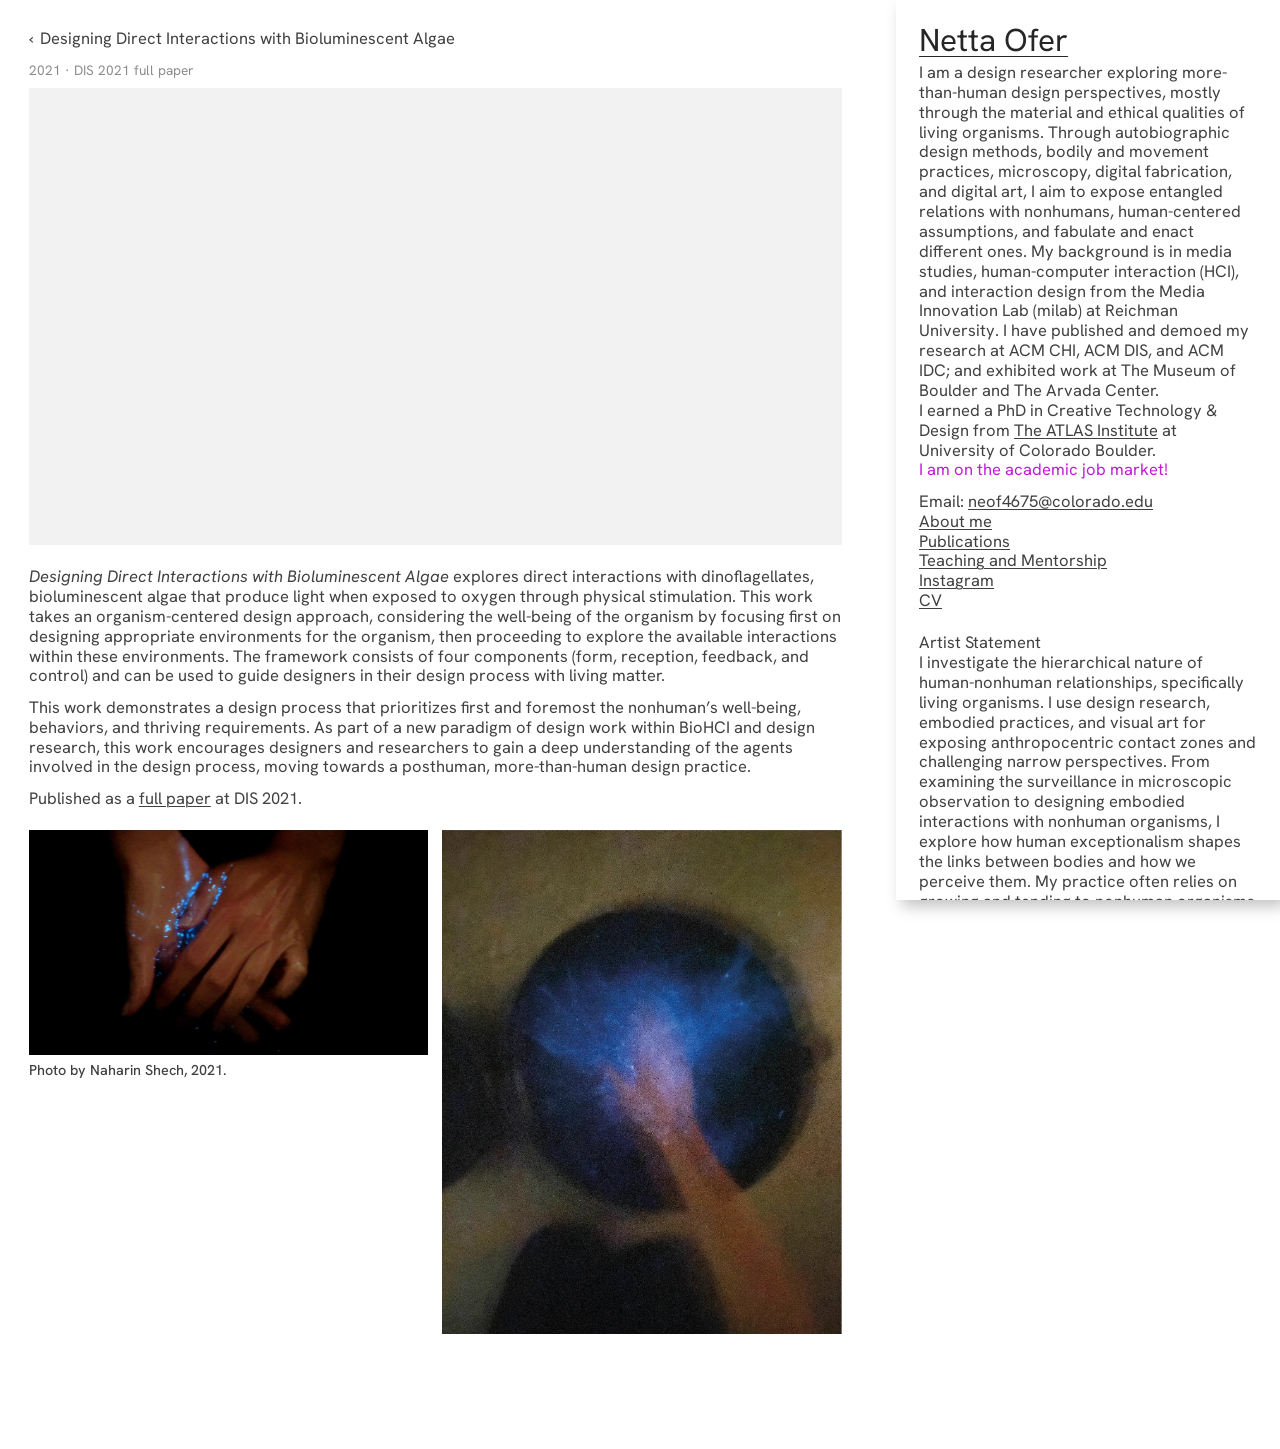
<file: projects/bioluminescent-algae.html>
<!doctype html>
<html lang="en">
<head>
  <meta charset="utf-8">
  <meta name="viewport" content="width=device-width, initial-scale=1">
  <title>Designing Direct Interactions with Bioluminescent Algae — Netta Ofer</title>
  <meta name="description" content="Netta Ofer is a design researcher exploring more-than-human design perspectives through the material and ethical qualities of living organisms.">
  <meta property="og:title" content="Designing Direct Interactions with Bioluminescent Algae — Netta Ofer">
  <meta property="og:description" content="Netta Ofer is a design researcher exploring more-than-human design perspectives through the material and ethical qualities of living organisms.">
  <meta property="og:type" content="website">
  <link rel="icon" href="../assets/favicon.ico" sizes="any">
  <link rel="apple-touch-icon" href="../assets/favicon.png">
  <link rel="preconnect" href="https://fonts.googleapis.com">
  <link rel="preconnect" href="https://fonts.gstatic.com" crossorigin>
  <link rel="stylesheet" href="https://fonts.googleapis.com/css2?family=Hanken+Grotesk:wght@400;500;600&family=IBM+Plex+Mono:wght@400;500;600&display=swap">
  <link rel="stylesheet" href="../assets/style.css">
  <!-- Google tag (gtag.js) -->
  <script async src="https://www.googletagmanager.com/gtag/js?id=G-3XYWVRJGBJ"></script>
  <script>
    window.dataLayer = window.dataLayer || [];
    function gtag(){dataLayer.push(arguments);}
    gtag('js', new Date());
    gtag('config', 'G-3XYWVRJGBJ');
  </script>
</head>
<body>
  <aside class="sidebar">
    <a class="site-name" href="../index.html">Netta Ofer</a>
    <p>I am a design researcher exploring more-than-human design perspectives, mostly through the material and ethical qualities of living organisms. Through autobiographic design methods, bodily and movement practices, microscopy, digital fabrication, and digital art, I aim to expose entangled relations with nonhumans, human-centered assumptions, and fabulate and enact different ones. My background is in media studies, human-computer interaction (HCI), and interaction design from the Media Innovation Lab (milab) at Reichman University. I have published and demoed my research at ACM CHI, ACM DIS, and ACM IDC; and exhibited work at The Museum of Boulder and The Arvada Center.<br>
    I earned a PhD in Creative Technology &amp; Design from <a href="https://www.colorado.edu/atlas/" target="_blank" rel="noopener">The ATLAS Institute</a> at University of Colorado Boulder.<br>
    <span class="highlight">I am on the academic job market!</span></p>

    <nav aria-label="Main">
    <ul class="site-nav">
      <li>Email: <a href="mailto:neof4675@colorado.edu">neof4675@colorado.edu</a></li>
      <li><a href="../about.html">About me</a></li>
      <li><a href="../publications.html">Publications</a></li>
      <li><a href="../teaching.html">Teaching and Mentorship</a></li>
      <li><a href="https://www.instagram.com/netta_ofer/" target="_blank" rel="noopener">Instagram</a></li>
      <li><a href="../assets/Netta_Ofer_CV_oct26.pdf" target="_blank" rel="noopener">CV</a></li>
    </ul>
    </nav>

    <h2>Artist Statement</h2>
    <p>I investigate the hierarchical nature of human-nonhuman relationships, specifically living organisms. I use design research, embodied practices, and visual art for exposing anthropocentric contact zones and challenging narrow perspectives. From examining the surveillance in microscopic observation to designing embodied interactions with nonhuman organisms, I explore how human exceptionalism shapes the links between bodies and how we perceive them. My practice often relies on growing and tending to nonhuman organisms for surfacing points of connection and tension between our humanism, ourselves, and other agentic forces. These practices reveal what is in-becoming, overlooked, and uncertain in a world that is polarized and forced into categories.</p>
  </aside>

  <main class="page">
    <div class="project-head">
      <h1><a href="../index.html">Designing Direct Interactions with Bioluminescent Algae</a></h1>
      <p class="project-meta">2021 &middot; DIS 2021 full paper</p>
    </div>
    <div class="hero">
      <div class="embed"><iframe src="https://player.vimeo.com/video/541785261?h=479ca3fecb&dnt=1" title="Designing Direct Interactions with Bioluminescent Algae" allow="autoplay; fullscreen; picture-in-picture" allowfullscreen loading="lazy"></iframe></div>
    </div>
    <div class="prose">
      <p><i>Designing Direct Interactions with Bioluminescent Algae</i> explores direct interactions with dinoflagellates, bioluminescent algae that produce light when exposed to oxygen through physical stimulation. This work takes an organism-centered design approach, considering the well-being of the organism by focusing first on designing appropriate environments for the organism, then proceeding to explore the available interactions within these environments. The framework consists of four components (form, reception, feedback, and control) and can be used to guide designers in their design process with living matter.</p>
      <p>This work demonstrates a design process that prioritizes first and foremost the nonhuman&rsquo;s well-being, behaviors, and thriving requirements. As part of a new paradigm of design work within BioHCI and design research, this work encourages designers and researchers to gain a deep understanding of the agents involved in the design process, moving towards a posthuman, more-than-human design practice.</p>
      <p>Published as a <a href="https://dl.acm.org/doi/10.1145/3461778.3462090" target="_blank" rel="noopener">full paper</a> at DIS 2021.</p>
    </div>
    <div class="gallery two">
      <figure>
        <img src="../assets/img/bioluminescent-algae/02.jpg" alt="Bioluminescent algae glowing in the dark" width="1600" height="900" loading="lazy">
        <figcaption>Photo by Naharin Shech, 2021.</figcaption>
      </figure>
      <figure>
        <img src="../assets/img/bioluminescent-algae/01.webp" alt="Illustration of bioluminescent algae interaction" width="1265" height="1595" loading="lazy">
      </figure>
    </div>
  </main>

</body>
</html>
</file>
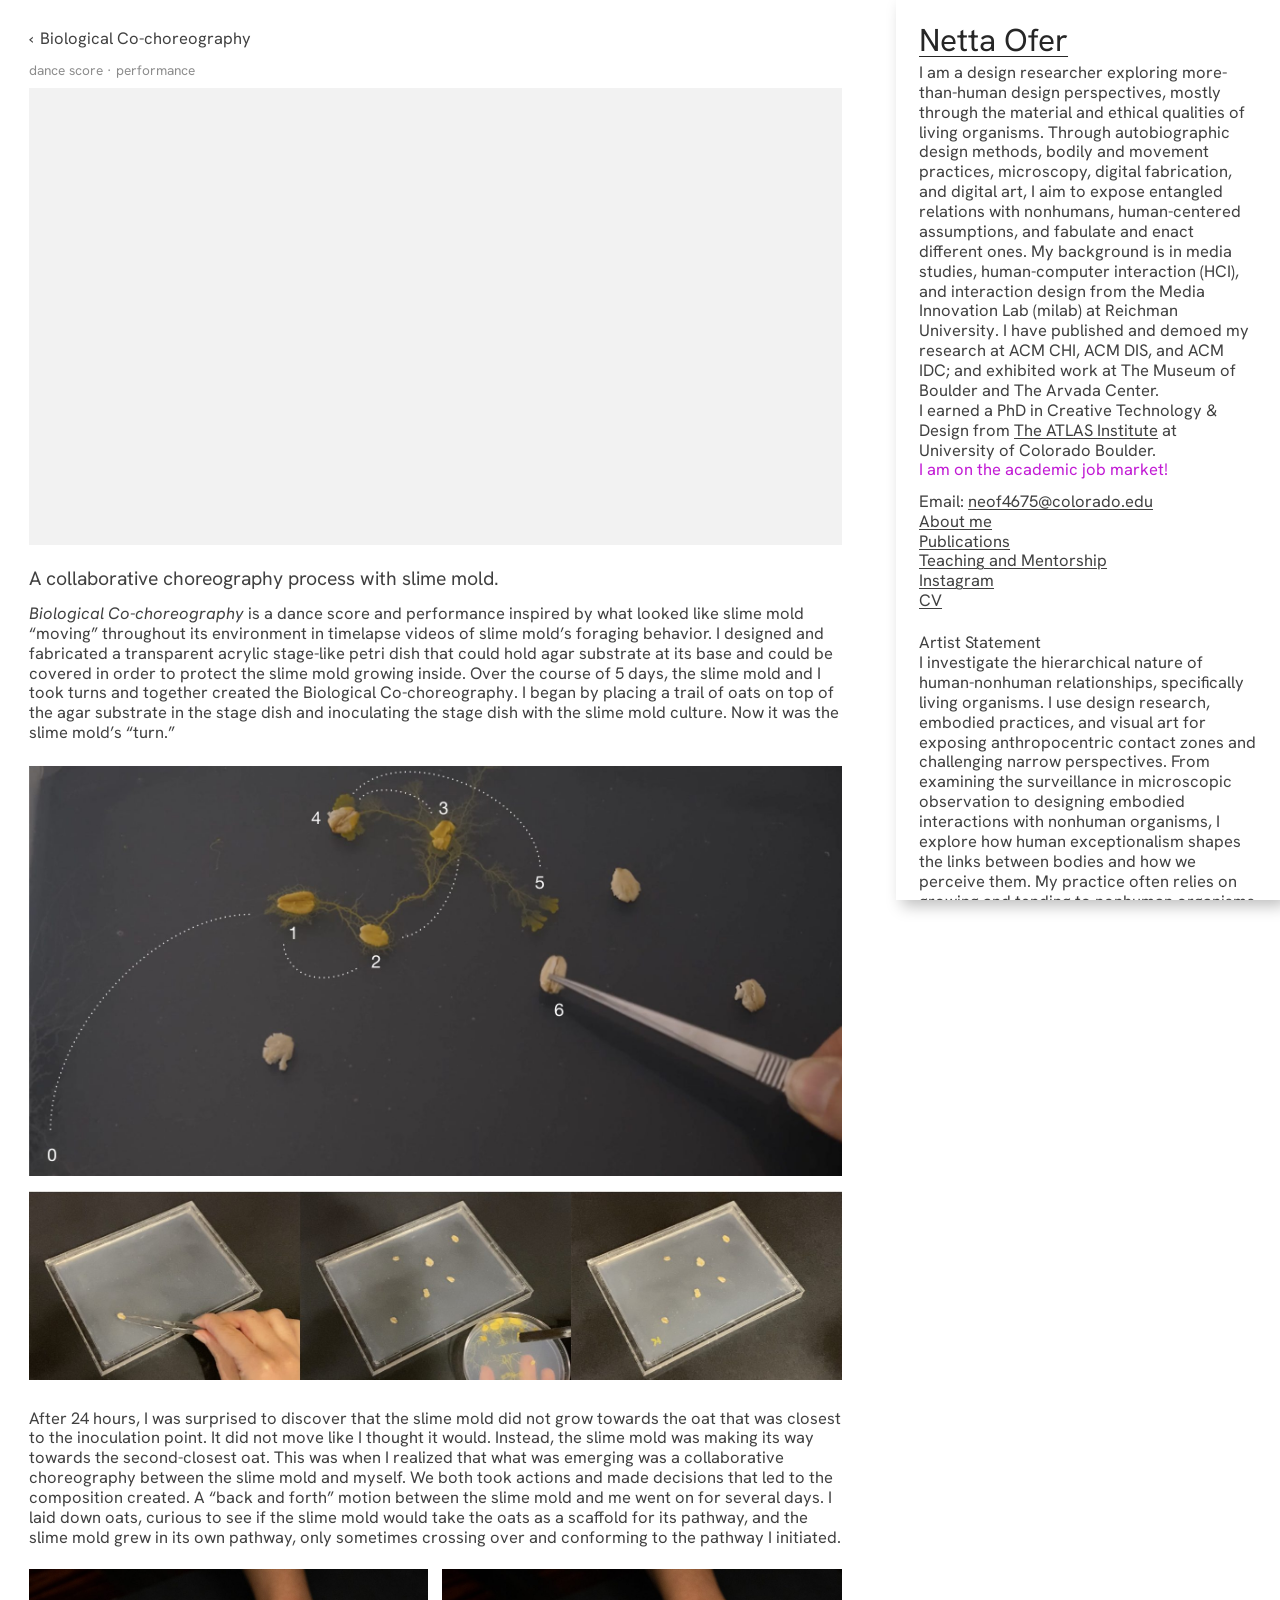
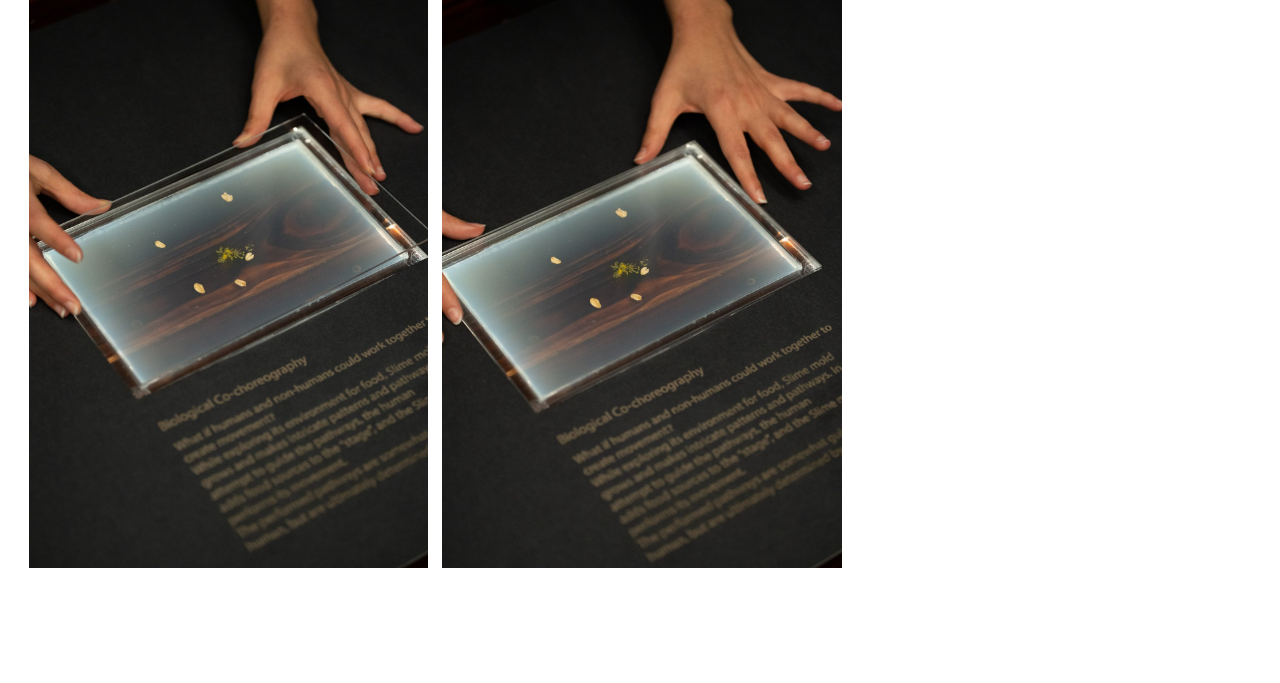
<file: projects/co-choreography.html>
<!doctype html>
<html lang="en">
<head>
  <meta charset="utf-8">
  <meta name="viewport" content="width=device-width, initial-scale=1">
  <title>Biological Co-choreography — Netta Ofer</title>
  <meta name="description" content="Netta Ofer is a design researcher exploring more-than-human design perspectives through the material and ethical qualities of living organisms.">
  <meta property="og:title" content="Biological Co-choreography — Netta Ofer">
  <meta property="og:description" content="Netta Ofer is a design researcher exploring more-than-human design perspectives through the material and ethical qualities of living organisms.">
  <meta property="og:type" content="website">
  <link rel="icon" href="../assets/favicon.ico" sizes="any">
  <link rel="apple-touch-icon" href="../assets/favicon.png">
  <link rel="preconnect" href="https://fonts.googleapis.com">
  <link rel="preconnect" href="https://fonts.gstatic.com" crossorigin>
  <link rel="stylesheet" href="https://fonts.googleapis.com/css2?family=Hanken+Grotesk:wght@400;500;600&family=IBM+Plex+Mono:wght@400;500;600&display=swap">
  <link rel="stylesheet" href="../assets/style.css">
  <!-- Google tag (gtag.js) -->
  <script async src="https://www.googletagmanager.com/gtag/js?id=G-3XYWVRJGBJ"></script>
  <script>
    window.dataLayer = window.dataLayer || [];
    function gtag(){dataLayer.push(arguments);}
    gtag('js', new Date());
    gtag('config', 'G-3XYWVRJGBJ');
  </script>
</head>
<body>
  <aside class="sidebar">
    <a class="site-name" href="../index.html">Netta Ofer</a>
    <p>I am a design researcher exploring more-than-human design perspectives, mostly through the material and ethical qualities of living organisms. Through autobiographic design methods, bodily and movement practices, microscopy, digital fabrication, and digital art, I aim to expose entangled relations with nonhumans, human-centered assumptions, and fabulate and enact different ones. My background is in media studies, human-computer interaction (HCI), and interaction design from the Media Innovation Lab (milab) at Reichman University. I have published and demoed my research at ACM CHI, ACM DIS, and ACM IDC; and exhibited work at The Museum of Boulder and The Arvada Center.<br>
    I earned a PhD in Creative Technology &amp; Design from <a href="https://www.colorado.edu/atlas/" target="_blank" rel="noopener">The ATLAS Institute</a> at University of Colorado Boulder.<br>
    <span class="highlight">I am on the academic job market!</span></p>

    <nav aria-label="Main">
    <ul class="site-nav">
      <li>Email: <a href="mailto:neof4675@colorado.edu">neof4675@colorado.edu</a></li>
      <li><a href="../about.html">About me</a></li>
      <li><a href="../publications.html">Publications</a></li>
      <li><a href="../teaching.html">Teaching and Mentorship</a></li>
      <li><a href="https://www.instagram.com/netta_ofer/" target="_blank" rel="noopener">Instagram</a></li>
      <li><a href="../assets/Netta_Ofer_CV_oct26.pdf" target="_blank" rel="noopener">CV</a></li>
    </ul>
    </nav>

    <h2>Artist Statement</h2>
    <p>I investigate the hierarchical nature of human-nonhuman relationships, specifically living organisms. I use design research, embodied practices, and visual art for exposing anthropocentric contact zones and challenging narrow perspectives. From examining the surveillance in microscopic observation to designing embodied interactions with nonhuman organisms, I explore how human exceptionalism shapes the links between bodies and how we perceive them. My practice often relies on growing and tending to nonhuman organisms for surfacing points of connection and tension between our humanism, ourselves, and other agentic forces. These practices reveal what is in-becoming, overlooked, and uncertain in a world that is polarized and forced into categories.</p>
  </aside>

  <main class="page">
    <div class="project-head">
      <h1><a href="../index.html">Biological Co-choreography</a></h1>
      <p class="project-meta">dance score &middot; performance</p>
    </div>
    <div class="hero">
      <div class="embed"><iframe src="https://player.vimeo.com/video/708787340?dnt=1" title="Biological Co-choreography" allow="autoplay; fullscreen; picture-in-picture" allowfullscreen loading="lazy"></iframe></div>
    </div>
    <div class="prose">
      <p class="lede">A collaborative choreography process with slime mold.</p>
      <p><i>Biological Co-choreography</i> is a dance score and performance inspired by what looked like slime mold &ldquo;moving&rdquo; throughout its environment in timelapse videos of slime mold&rsquo;s foraging behavior. I designed and fabricated a transparent acrylic stage-like petri dish that could hold agar substrate at its base and could be covered in order to protect the slime mold growing inside. Over the course of 5 days, the slime mold and I took turns and together created the Biological Co-choreography. I began by placing a trail of oats on top of the agar substrate in the stage dish and inoculating the stage dish with the slime mold culture. Now it was the slime mold&rsquo;s &ldquo;turn.&rdquo;</p>
    </div>
    <div class="gallery wide">
      <figure>
        <img src="../assets/img/co-choreography/01.jpg" alt="Slime mold growing across the acrylic stage dish" width="1734" height="878" loading="lazy">
      </figure>
      <figure>
        <img src="../assets/img/co-choreography/02.jpg" alt="Day-by-day sequence of the co-choreography" width="1800" height="419" loading="lazy">
      </figure>
    </div>

    <div class="prose">
      <p>After 24 hours, I was surprised to discover that the slime mold did not grow towards the oat that was closest to the inoculation point. It did not move like I thought it would. Instead, the slime mold was making its way towards the second-closest oat. This was when I realized that what was emerging was a collaborative choreography between the slime mold and myself. We both took actions and made decisions that led to the composition created. A &ldquo;back and forth&rdquo; motion between the slime mold and me went on for several days. I laid down oats, curious to see if the slime mold would take the oats as a scaffold for its pathway, and the slime mold grew in its own pathway, only sometimes crossing over and conforming to the pathway I initiated.</p>
    </div>
    <div class="gallery two">
      <figure>
        <img src="../assets/img/co-choreography/03.jpg" alt="Performance of Biological Co-choreography" width="1200" height="1800" loading="lazy">
      </figure>
      <figure>
        <img src="../assets/img/co-choreography/04.jpg" alt="Performance of Biological Co-choreography" width="1200" height="1800" loading="lazy">
      </figure>
    </div>
  </main>

</body>
</html>
</file>
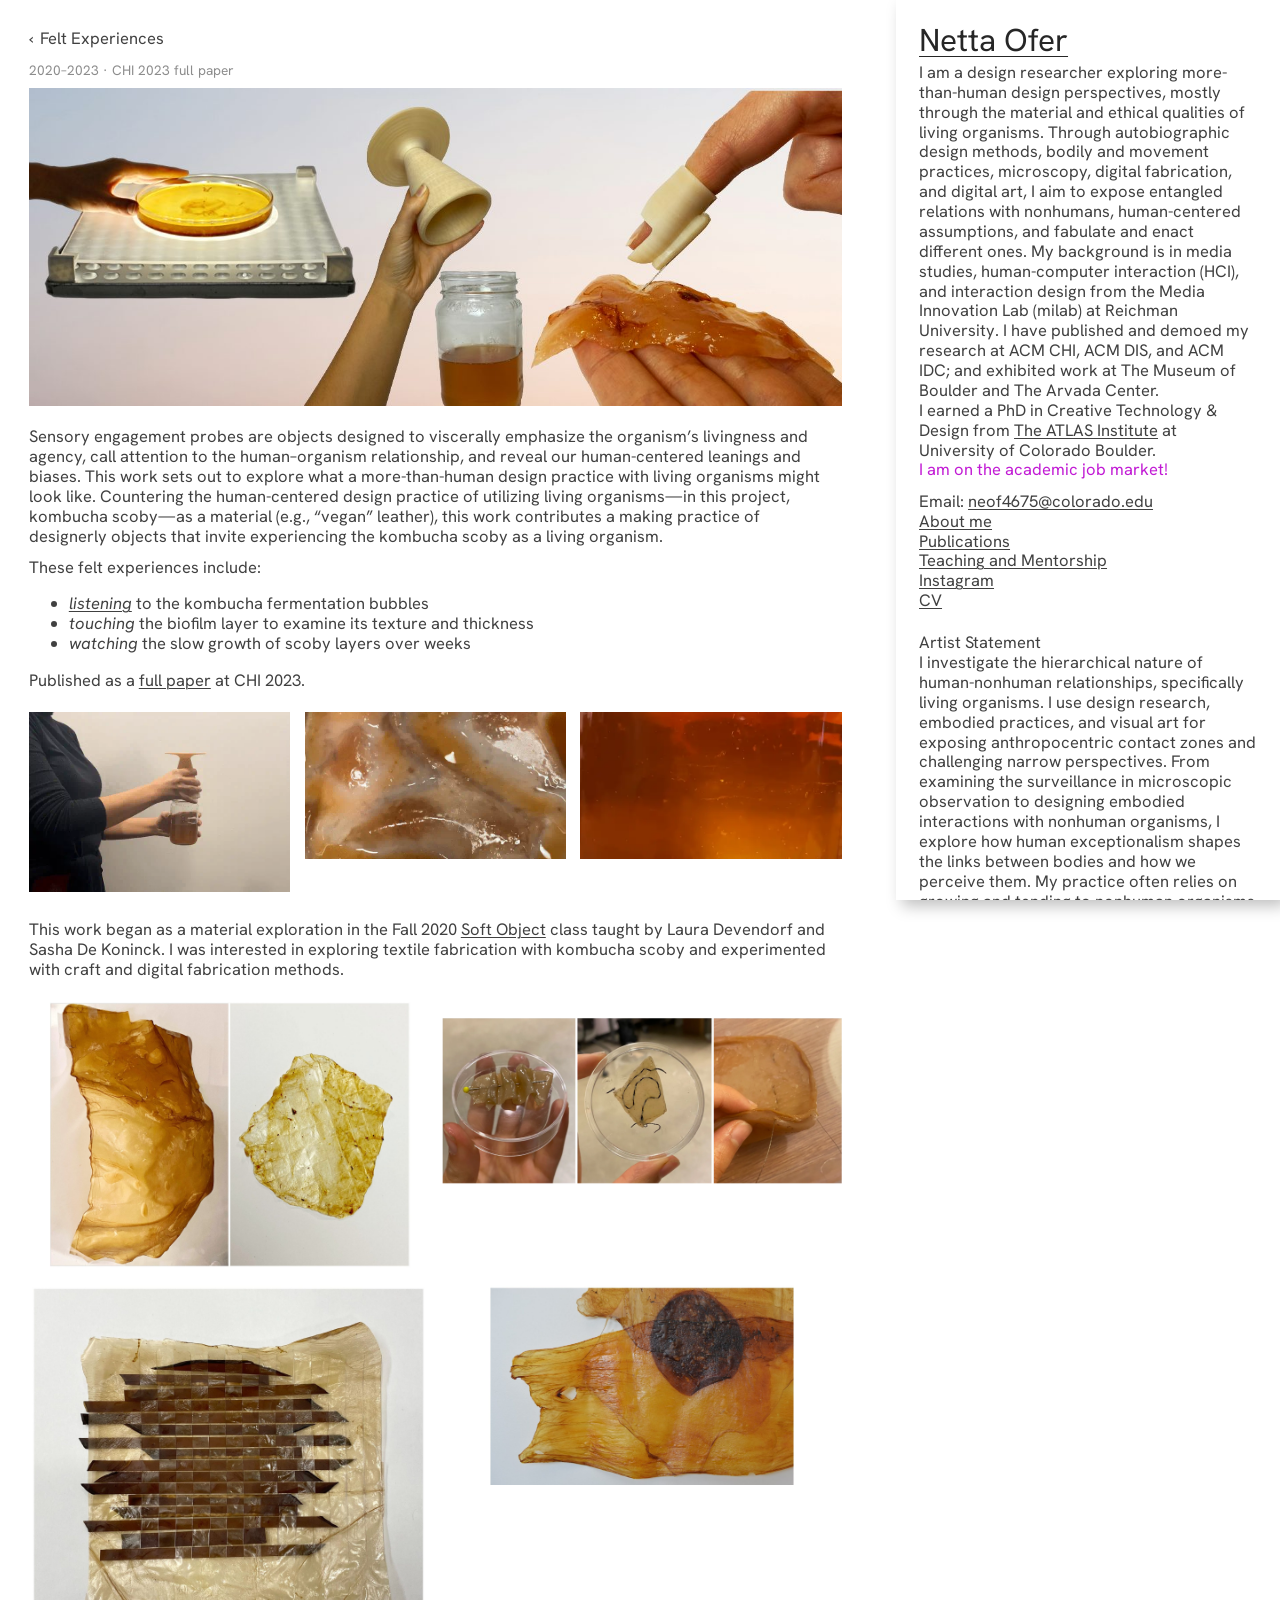
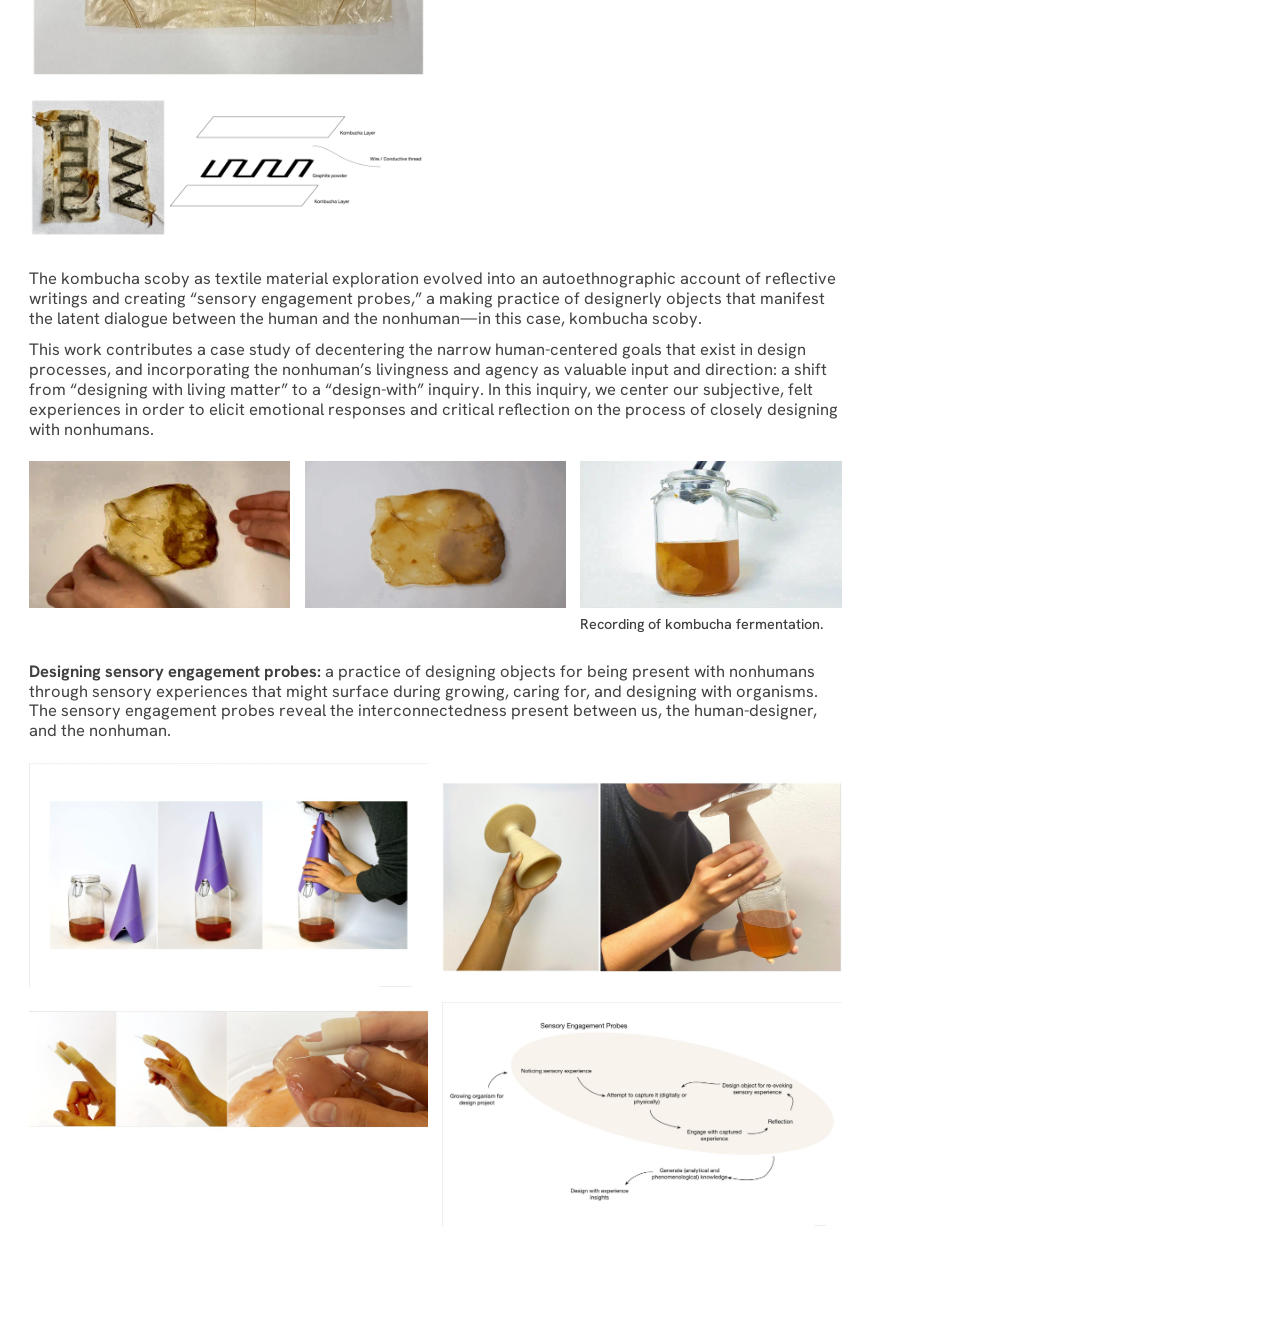
<file: projects/felt-experiences.html>
<!doctype html>
<html lang="en">
<head>
  <meta charset="utf-8">
  <meta name="viewport" content="width=device-width, initial-scale=1">
  <title>Felt Experiences — Netta Ofer</title>
  <meta name="description" content="Netta Ofer is a design researcher exploring more-than-human design perspectives through the material and ethical qualities of living organisms.">
  <meta property="og:title" content="Felt Experiences — Netta Ofer">
  <meta property="og:description" content="Netta Ofer is a design researcher exploring more-than-human design perspectives through the material and ethical qualities of living organisms.">
  <meta property="og:type" content="website">
  <link rel="icon" href="../assets/favicon.ico" sizes="any">
  <link rel="apple-touch-icon" href="../assets/favicon.png">
  <link rel="preconnect" href="https://fonts.googleapis.com">
  <link rel="preconnect" href="https://fonts.gstatic.com" crossorigin>
  <link rel="stylesheet" href="https://fonts.googleapis.com/css2?family=Hanken+Grotesk:wght@400;500;600&family=IBM+Plex+Mono:wght@400;500;600&display=swap">
  <link rel="stylesheet" href="../assets/style.css">
  <!-- Google tag (gtag.js) -->
  <script async src="https://www.googletagmanager.com/gtag/js?id=G-3XYWVRJGBJ"></script>
  <script>
    window.dataLayer = window.dataLayer || [];
    function gtag(){dataLayer.push(arguments);}
    gtag('js', new Date());
    gtag('config', 'G-3XYWVRJGBJ');
  </script>
</head>
<body>
  <aside class="sidebar">
    <a class="site-name" href="../index.html">Netta Ofer</a>
    <p>I am a design researcher exploring more-than-human design perspectives, mostly through the material and ethical qualities of living organisms. Through autobiographic design methods, bodily and movement practices, microscopy, digital fabrication, and digital art, I aim to expose entangled relations with nonhumans, human-centered assumptions, and fabulate and enact different ones. My background is in media studies, human-computer interaction (HCI), and interaction design from the Media Innovation Lab (milab) at Reichman University. I have published and demoed my research at ACM CHI, ACM DIS, and ACM IDC; and exhibited work at The Museum of Boulder and The Arvada Center.<br>
    I earned a PhD in Creative Technology &amp; Design from <a href="https://www.colorado.edu/atlas/" target="_blank" rel="noopener">The ATLAS Institute</a> at University of Colorado Boulder.<br>
    <span class="highlight">I am on the academic job market!</span></p>

    <nav aria-label="Main">
    <ul class="site-nav">
      <li>Email: <a href="mailto:neof4675@colorado.edu">neof4675@colorado.edu</a></li>
      <li><a href="../about.html">About me</a></li>
      <li><a href="../publications.html">Publications</a></li>
      <li><a href="../teaching.html">Teaching and Mentorship</a></li>
      <li><a href="https://www.instagram.com/netta_ofer/" target="_blank" rel="noopener">Instagram</a></li>
      <li><a href="../assets/Netta_Ofer_CV_oct26.pdf" target="_blank" rel="noopener">CV</a></li>
    </ul>
    </nav>

    <h2>Artist Statement</h2>
    <p>I investigate the hierarchical nature of human-nonhuman relationships, specifically living organisms. I use design research, embodied practices, and visual art for exposing anthropocentric contact zones and challenging narrow perspectives. From examining the surveillance in microscopic observation to designing embodied interactions with nonhuman organisms, I explore how human exceptionalism shapes the links between bodies and how we perceive them. My practice often relies on growing and tending to nonhuman organisms for surfacing points of connection and tension between our humanism, ourselves, and other agentic forces. These practices reveal what is in-becoming, overlooked, and uncertain in a world that is polarized and forced into categories.</p>
  </aside>

  <main class="page">
    <div class="project-head">
      <h1><a href="../index.html">Felt Experiences</a></h1>
      <p class="project-meta">2020&ndash;2023 &middot; CHI 2023 full paper</p>
    </div>
    <div class="hero">
      <img src="../assets/img/felt-experiences/02.jpg" alt="Sensory engagement probes with kombucha scoby" width="1201" height="469">
    </div>
    <div class="prose">
      <p>Sensory engagement probes are objects designed to viscerally emphasize the organism&rsquo;s livingness and agency, call attention to the human&ndash;organism relationship, and reveal our human-centered leanings and biases. This work sets out to explore what a more-than-human design practice with living organisms might look like. Countering the human-centered design practice of utilizing living organisms&mdash;in this project, kombucha scoby&mdash;as a material (e.g., &ldquo;vegan&rdquo; leather), this work contributes a making practice of designerly objects that invite experiencing the kombucha scoby as a living organism.</p>
      <p>These felt experiences include:</p>
      <ul>
        <li><a href="https://on.soundcloud.com/7ikEzt1yhKOukbBKJO" target="_blank" rel="noopener"><i>listening</i></a> to the kombucha fermentation bubbles</li>
        <li><i>touching</i> the biofilm layer to examine its texture and thickness</li>
        <li><i>watching</i> the slow growth of scoby layers over weeks</li>
      </ul>
      <p>Published as a <a href="https://dl.acm.org/doi/10.1145/3544548.3581276" target="_blank" rel="noopener">full paper</a> at CHI 2023.</p>
    </div>
    <div class="gallery">
      <figure>
        <img src="../assets/img/felt-experiences/03.webp" alt="Kombucha scoby close-up, animated" width="600" height="412" loading="lazy">
      </figure>
      <figure>
        <img src="../assets/img/felt-experiences/01.webp" alt="Kombucha fermentation, animated" width="600" height="338" loading="lazy">
      </figure>
      <figure>
        <img src="../assets/img/felt-experiences/04.webp" alt="Touching the scoby biofilm, animated" width="600" height="338" loading="lazy">
      </figure>
    </div>

    <div class="prose">
      <p>This work began as a material exploration in the Fall 2020 <a href="https://unstable.design/soft-object/_book/" target="_blank" rel="noopener">Soft Object</a> class taught by Laura Devendorf and Sasha De Koninck. I was interested in exploring textile fabrication with kombucha scoby and experimented with craft and digital fabrication methods.</p>
    </div>
    <div class="gallery two">
      <figure>
        <img src="../assets/img/felt-experiences/05.jpg" alt="Molded scoby" width="1800" height="1200" loading="lazy">
      </figure>
      <figure>
        <img src="../assets/img/felt-experiences/06.webp" alt="Sewing scoby" width="1800" height="900" loading="lazy">
      </figure>
      <figure>
        <img src="../assets/img/felt-experiences/07.jpg" alt="Laser-cut and woven scoby" width="1800" height="1800" loading="lazy">
      </figure>
      <figure>
        <img src="../assets/img/felt-experiences/08.jpg" alt="Layered scoby" width="1800" height="914" loading="lazy">
      </figure>
      <figure>
        <img src="../assets/img/felt-experiences/09.webp" alt="Capacitive sensing with scoby" width="1800" height="652" loading="lazy">
      </figure>
    </div>

    <div class="prose">
      <p>The kombucha scoby as textile material exploration evolved into an autoethnographic account of reflective writings and creating &ldquo;sensory engagement probes,&rdquo; a making practice of designerly objects that manifest the latent dialogue between the human and the nonhuman&mdash;in this case, kombucha scoby.</p>
      <p>This work contributes a case study of decentering the narrow human-centered goals that exist in design processes, and incorporating the nonhuman&rsquo;s livingness and agency as valuable input and direction: a shift from &ldquo;designing with living matter&rdquo; to a &ldquo;design-with&rdquo; inquiry. In this inquiry, we center our subjective, felt experiences in order to elicit emotional responses and critical reflection on the process of closely designing with nonhumans.</p>
    </div>
    <div class="gallery">
      <figure>
        <img src="../assets/img/felt-experiences/10.webp" alt="Scoby growth, animated" width="600" height="338" loading="lazy">
      </figure>
      <figure>
        <img src="../assets/img/felt-experiences/11.webp" alt="Scoby layers, animated" width="1200" height="676" loading="lazy">
      </figure>
      <figure>
        <img src="../assets/img/felt-experiences/12.webp" alt="Kombucha fermentation, animated" width="600" height="338" loading="lazy">
        <figcaption>Recording of kombucha fermentation.</figcaption>
      </figure>
    </div>

    <div class="prose">
      <p><b>Designing sensory engagement probes:</b> a practice of designing objects for being present with nonhumans through sensory experiences that might surface during growing, caring for, and designing with organisms. The sensory engagement probes reveal the interconnectedness present between us, the human-designer, and the nonhuman.</p>
    </div>
    <div class="gallery two">
      <figure>
        <img src="../assets/img/felt-experiences/13.jpg" alt="Sensory engagement probe" width="1800" height="1013" loading="lazy">
      </figure>
      <figure>
        <img src="../assets/img/felt-experiences/14.jpg" alt="Listening probe" width="1800" height="1013" loading="lazy">
      </figure>
      <figure>
        <img src="../assets/img/felt-experiences/15.jpg" alt="Finger probe in use" width="1800" height="600" loading="lazy">
      </figure>
      <figure>
        <img src="../assets/img/felt-experiences/16.jpg" alt="Sensory engagement probe" width="1800" height="1013" loading="lazy">
      </figure>
    </div>
  </main>

</body>
</html>
</file>
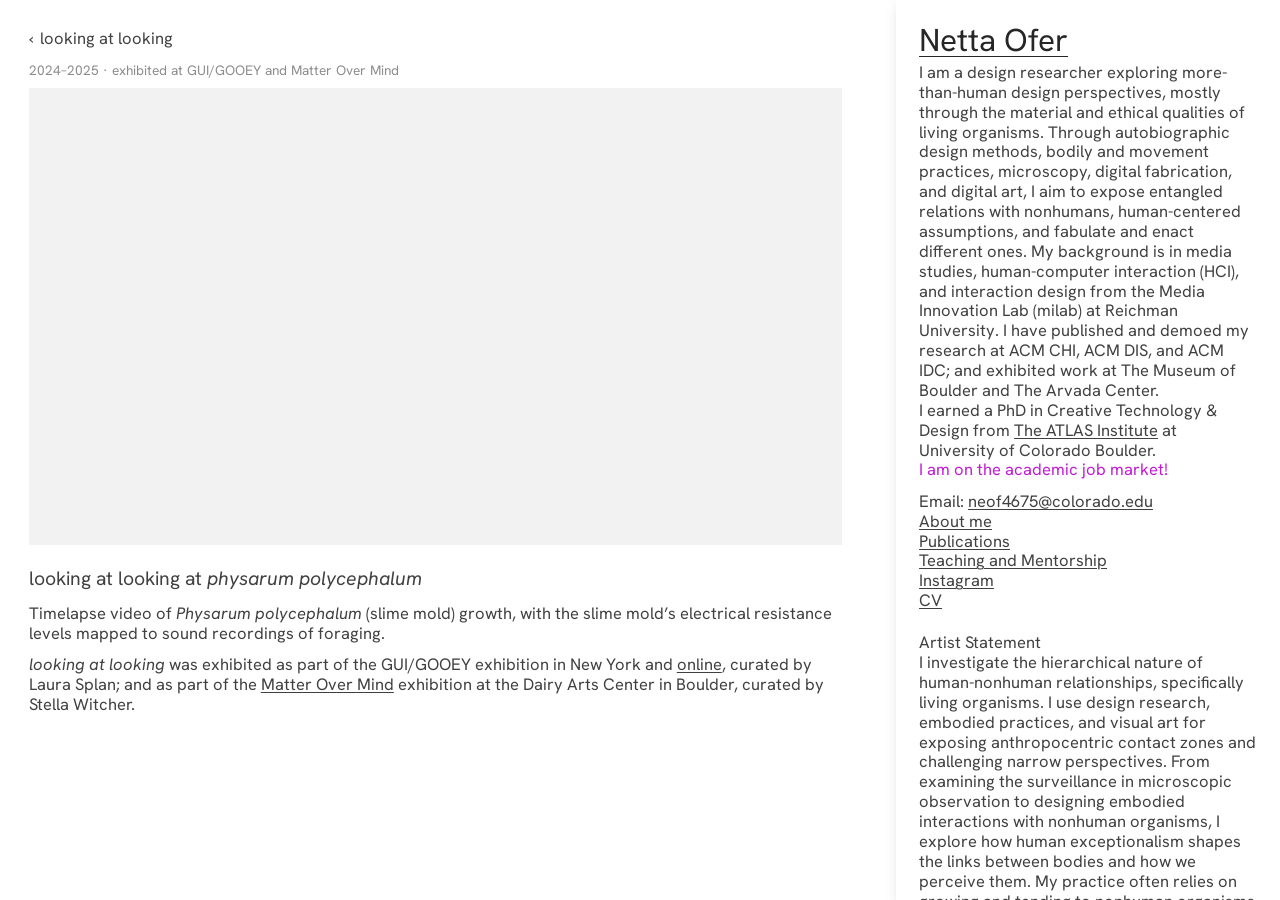
<file: projects/looking-at-looking.html>
<!doctype html>
<html lang="en">
<head>
  <meta charset="utf-8">
  <meta name="viewport" content="width=device-width, initial-scale=1">
  <title>looking at looking — Netta Ofer</title>
  <meta name="description" content="Netta Ofer is a design researcher exploring more-than-human design perspectives through the material and ethical qualities of living organisms.">
  <meta property="og:title" content="looking at looking — Netta Ofer">
  <meta property="og:description" content="Netta Ofer is a design researcher exploring more-than-human design perspectives through the material and ethical qualities of living organisms.">
  <meta property="og:type" content="website">
  <link rel="icon" href="../assets/favicon.ico" sizes="any">
  <link rel="apple-touch-icon" href="../assets/favicon.png">
  <link rel="preconnect" href="https://fonts.googleapis.com">
  <link rel="preconnect" href="https://fonts.gstatic.com" crossorigin>
  <link rel="stylesheet" href="https://fonts.googleapis.com/css2?family=Hanken+Grotesk:wght@400;500;600&family=IBM+Plex+Mono:wght@400;500;600&display=swap">
  <link rel="stylesheet" href="../assets/style.css">
  <!-- Google tag (gtag.js) -->
  <script async src="https://www.googletagmanager.com/gtag/js?id=G-3XYWVRJGBJ"></script>
  <script>
    window.dataLayer = window.dataLayer || [];
    function gtag(){dataLayer.push(arguments);}
    gtag('js', new Date());
    gtag('config', 'G-3XYWVRJGBJ');
  </script>
</head>
<body>
  <aside class="sidebar">
    <a class="site-name" href="../index.html">Netta Ofer</a>
    <p>I am a design researcher exploring more-than-human design perspectives, mostly through the material and ethical qualities of living organisms. Through autobiographic design methods, bodily and movement practices, microscopy, digital fabrication, and digital art, I aim to expose entangled relations with nonhumans, human-centered assumptions, and fabulate and enact different ones. My background is in media studies, human-computer interaction (HCI), and interaction design from the Media Innovation Lab (milab) at Reichman University. I have published and demoed my research at ACM CHI, ACM DIS, and ACM IDC; and exhibited work at The Museum of Boulder and The Arvada Center.<br>
    I earned a PhD in Creative Technology &amp; Design from <a href="https://www.colorado.edu/atlas/" target="_blank" rel="noopener">The ATLAS Institute</a> at University of Colorado Boulder.<br>
    <span class="highlight">I am on the academic job market!</span></p>

    <nav aria-label="Main">
    <ul class="site-nav">
      <li>Email: <a href="mailto:neof4675@colorado.edu">neof4675@colorado.edu</a></li>
      <li><a href="../about.html">About me</a></li>
      <li><a href="../publications.html">Publications</a></li>
      <li><a href="../teaching.html">Teaching and Mentorship</a></li>
      <li><a href="https://www.instagram.com/netta_ofer/" target="_blank" rel="noopener">Instagram</a></li>
      <li><a href="../assets/Netta_Ofer_CV_oct26.pdf" target="_blank" rel="noopener">CV</a></li>
    </ul>
    </nav>

    <h2>Artist Statement</h2>
    <p>I investigate the hierarchical nature of human-nonhuman relationships, specifically living organisms. I use design research, embodied practices, and visual art for exposing anthropocentric contact zones and challenging narrow perspectives. From examining the surveillance in microscopic observation to designing embodied interactions with nonhuman organisms, I explore how human exceptionalism shapes the links between bodies and how we perceive them. My practice often relies on growing and tending to nonhuman organisms for surfacing points of connection and tension between our humanism, ourselves, and other agentic forces. These practices reveal what is in-becoming, overlooked, and uncertain in a world that is polarized and forced into categories.</p>
  </aside>

  <main class="page">
    <div class="project-head">
      <h1><a href="../index.html">looking at looking</a></h1>
      <p class="project-meta">2024&ndash;2025 &middot; exhibited at GUI/GOOEY and Matter Over Mind</p>
    </div>
    <div class="hero">
      <div class="embed"><iframe src="https://player.vimeo.com/video/899005896?dnt=1" title="looking at looking at physarum polycephalum" allow="autoplay; fullscreen; picture-in-picture" allowfullscreen loading="lazy"></iframe></div>
    </div>
    <div class="prose">
      <p class="lede">looking at looking at <i>physarum polycephalum</i></p>
      <p>Timelapse video of <i>Physarum polycephalum</i> (slime mold) growth, with the slime mold&rsquo;s electrical resistance levels mapped to sound recordings of foraging.</p>
      <p><i>looking at looking</i> was exhibited as part of the GUI/GOOEY exhibition in New York and <a href="https://www.plexusprojects.org/gui-gooey-2024" target="_blank" rel="noopener">online</a>, curated by Laura Splan; and as part of the <a href="https://thedairy.org/matter-over-mind-art-science-materials-reimagined/" target="_blank" rel="noopener">Matter Over Mind</a> exhibition at the Dairy Arts Center in Boulder, curated by Stella Witcher.</p>
    </div>
  </main>

</body>
</html>
</file>
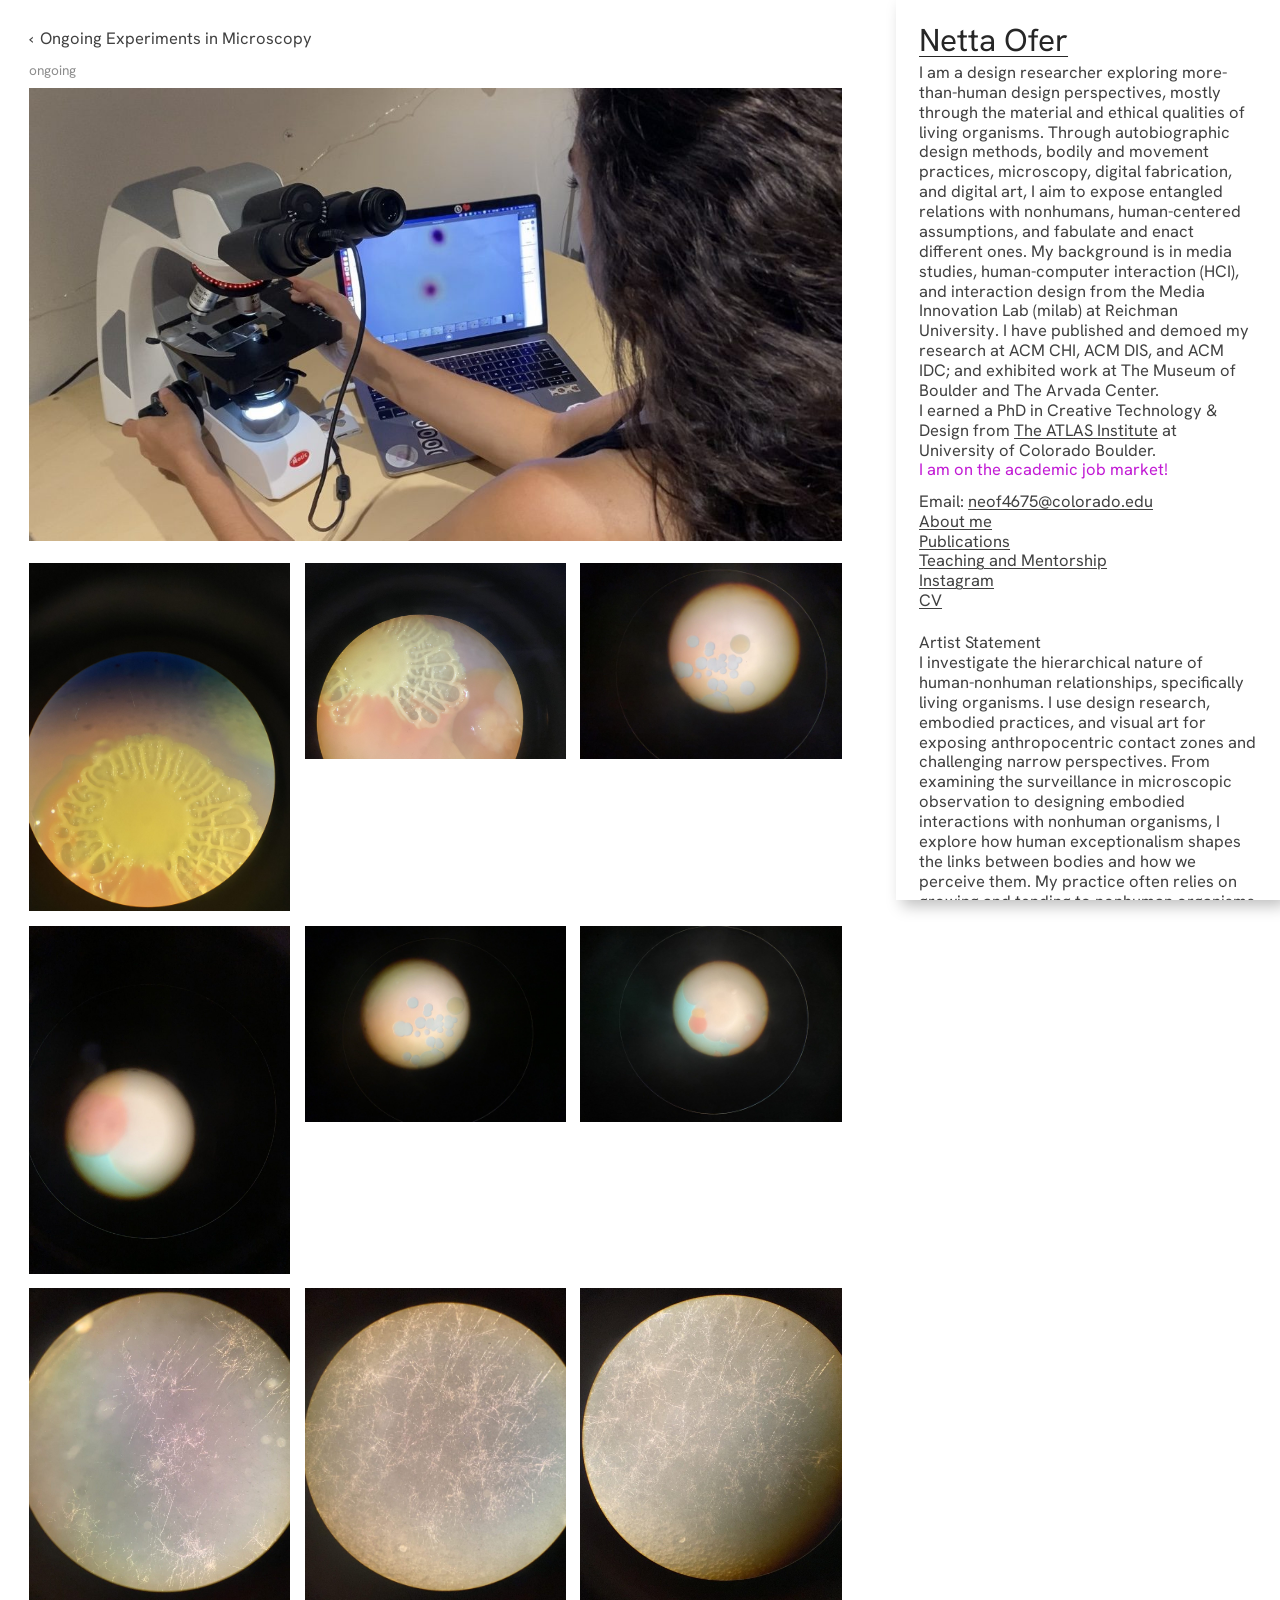
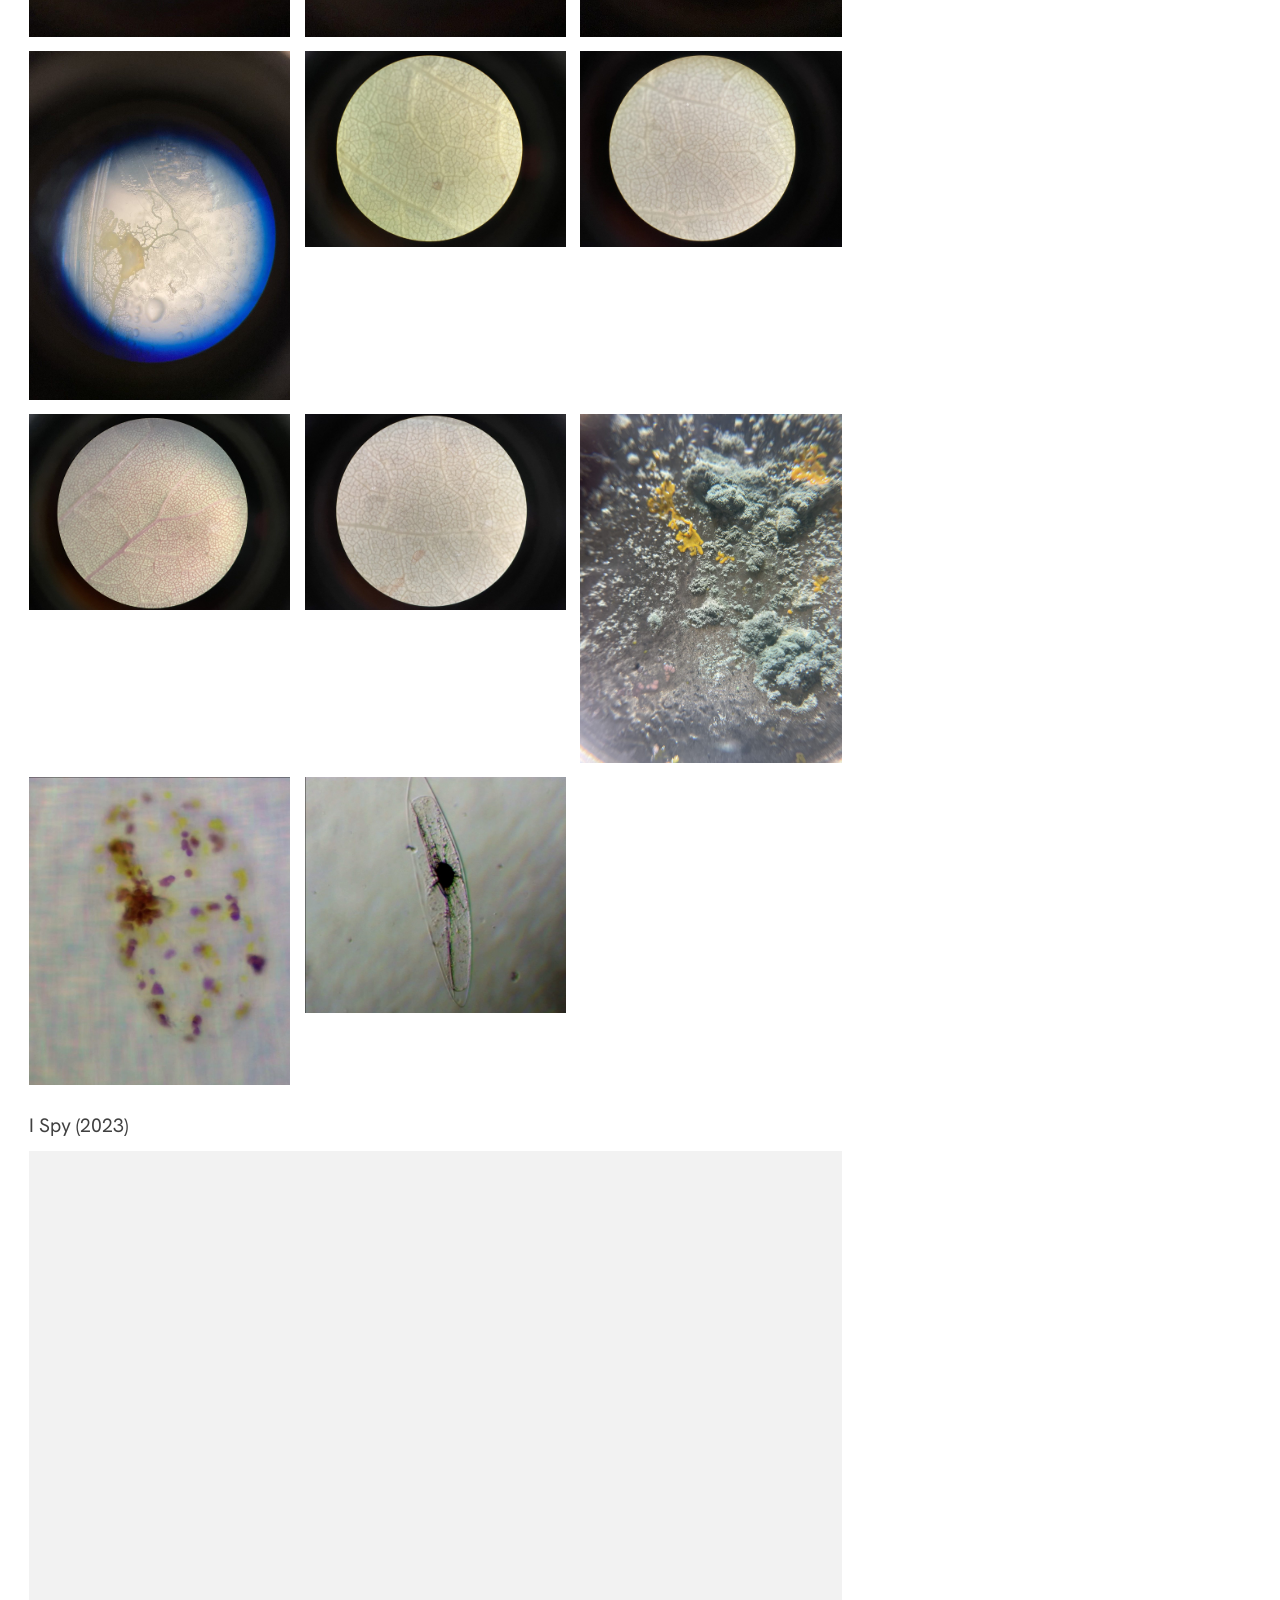
<file: projects/microscopy.html>
<!doctype html>
<html lang="en">
<head>
  <meta charset="utf-8">
  <meta name="viewport" content="width=device-width, initial-scale=1">
  <title>Ongoing Experiments in Microscopy — Netta Ofer</title>
  <meta name="description" content="Netta Ofer is a design researcher exploring more-than-human design perspectives through the material and ethical qualities of living organisms.">
  <meta property="og:title" content="Ongoing Experiments in Microscopy — Netta Ofer">
  <meta property="og:description" content="Netta Ofer is a design researcher exploring more-than-human design perspectives through the material and ethical qualities of living organisms.">
  <meta property="og:type" content="website">
  <link rel="icon" href="../assets/favicon.ico" sizes="any">
  <link rel="apple-touch-icon" href="../assets/favicon.png">
  <link rel="preconnect" href="https://fonts.googleapis.com">
  <link rel="preconnect" href="https://fonts.gstatic.com" crossorigin>
  <link rel="stylesheet" href="https://fonts.googleapis.com/css2?family=Hanken+Grotesk:wght@400;500;600&family=IBM+Plex+Mono:wght@400;500;600&display=swap">
  <link rel="stylesheet" href="../assets/style.css">
  <!-- Google tag (gtag.js) -->
  <script async src="https://www.googletagmanager.com/gtag/js?id=G-3XYWVRJGBJ"></script>
  <script>
    window.dataLayer = window.dataLayer || [];
    function gtag(){dataLayer.push(arguments);}
    gtag('js', new Date());
    gtag('config', 'G-3XYWVRJGBJ');
  </script>
</head>
<body>
  <aside class="sidebar">
    <a class="site-name" href="../index.html">Netta Ofer</a>
    <p>I am a design researcher exploring more-than-human design perspectives, mostly through the material and ethical qualities of living organisms. Through autobiographic design methods, bodily and movement practices, microscopy, digital fabrication, and digital art, I aim to expose entangled relations with nonhumans, human-centered assumptions, and fabulate and enact different ones. My background is in media studies, human-computer interaction (HCI), and interaction design from the Media Innovation Lab (milab) at Reichman University. I have published and demoed my research at ACM CHI, ACM DIS, and ACM IDC; and exhibited work at The Museum of Boulder and The Arvada Center.<br>
    I earned a PhD in Creative Technology &amp; Design from <a href="https://www.colorado.edu/atlas/" target="_blank" rel="noopener">The ATLAS Institute</a> at University of Colorado Boulder.<br>
    <span class="highlight">I am on the academic job market!</span></p>

    <nav aria-label="Main">
    <ul class="site-nav">
      <li>Email: <a href="mailto:neof4675@colorado.edu">neof4675@colorado.edu</a></li>
      <li><a href="../about.html">About me</a></li>
      <li><a href="../publications.html">Publications</a></li>
      <li><a href="../teaching.html">Teaching and Mentorship</a></li>
      <li><a href="https://www.instagram.com/netta_ofer/" target="_blank" rel="noopener">Instagram</a></li>
      <li><a href="../assets/Netta_Ofer_CV_oct26.pdf" target="_blank" rel="noopener">CV</a></li>
    </ul>
    </nav>

    <h2>Artist Statement</h2>
    <p>I investigate the hierarchical nature of human-nonhuman relationships, specifically living organisms. I use design research, embodied practices, and visual art for exposing anthropocentric contact zones and challenging narrow perspectives. From examining the surveillance in microscopic observation to designing embodied interactions with nonhuman organisms, I explore how human exceptionalism shapes the links between bodies and how we perceive them. My practice often relies on growing and tending to nonhuman organisms for surfacing points of connection and tension between our humanism, ourselves, and other agentic forces. These practices reveal what is in-becoming, overlooked, and uncertain in a world that is polarized and forced into categories.</p>
  </aside>

  <main class="page">
    <div class="project-head">
      <h1><a href="../index.html">Ongoing Experiments in Microscopy</a></h1>
      <p class="project-meta">ongoing</p>
    </div>
    <div class="hero">
      <img src="../assets/img/microscopy/19.jpg" alt="Microscopy image" width="1170" height="652">
    </div>
    <div class="gallery">
      <figure>
        <img src="../assets/img/microscopy/02.jpg" alt="Microscopy image" width="1350" height="1800" loading="lazy">
      </figure>
      <figure>
        <img src="../assets/img/microscopy/03.jpg" alt="Microscopy image" width="1800" height="1350" loading="lazy">
      </figure>
      <figure>
        <img src="../assets/img/microscopy/04.jpg" alt="Microscopy image" width="1280" height="960" loading="lazy">
      </figure>
      <figure>
        <img src="../assets/img/microscopy/05.jpg" alt="Microscopy image" width="960" height="1280" loading="lazy">
      </figure>
      <figure>
        <img src="../assets/img/microscopy/06.jpg" alt="Microscopy image" width="1280" height="960" loading="lazy">
      </figure>
      <figure>
        <img src="../assets/img/microscopy/07.jpg" alt="Microscopy image" width="1280" height="960" loading="lazy">
      </figure>
      <figure>
        <img src="../assets/img/microscopy/08.jpg" alt="Microscopy image" width="960" height="1280" loading="lazy">
      </figure>
      <figure>
        <img src="../assets/img/microscopy/09.jpg" alt="Microscopy image" width="1350" height="1800" loading="lazy">
      </figure>
      <figure>
        <img src="../assets/img/microscopy/10.jpg" alt="Microscopy image" width="960" height="1280" loading="lazy">
      </figure>
      <figure>
        <img src="../assets/img/microscopy/11.jpg" alt="Microscopy image" width="960" height="1280" loading="lazy">
      </figure>
      <figure>
        <img src="../assets/img/microscopy/12.jpg" alt="Microscopy image" width="1280" height="960" loading="lazy">
      </figure>
      <figure>
        <img src="../assets/img/microscopy/13.jpg" alt="Microscopy image" width="1280" height="960" loading="lazy">
      </figure>
      <figure>
        <img src="../assets/img/microscopy/14.jpg" alt="Microscopy image" width="1280" height="960" loading="lazy">
      </figure>
      <figure>
        <img src="../assets/img/microscopy/15.jpg" alt="Microscopy image" width="1280" height="960" loading="lazy">
      </figure>
      <figure>
        <img src="../assets/img/microscopy/16.jpg" alt="Microscopy image" width="1350" height="1800" loading="lazy">
      </figure>
      <figure>
        <img src="../assets/img/microscopy/17.jpg" alt="Microscopy image" width="788" height="930" loading="lazy">
      </figure>
      <figure>
        <img src="../assets/img/microscopy/18.jpg" alt="Microscopy image" width="1450" height="1310" loading="lazy">
      </figure>
    </div>
    <div class="prose">
      <p class="lede">I Spy (2023)</p>
      <div class="embed"><iframe src="https://player.vimeo.com/video/856457691?dnt=1" title="I Spy, 2023" allow="autoplay; fullscreen; picture-in-picture" allowfullscreen loading="lazy"></iframe></div>
    </div>
  </main>

</body>
</html>
</file>
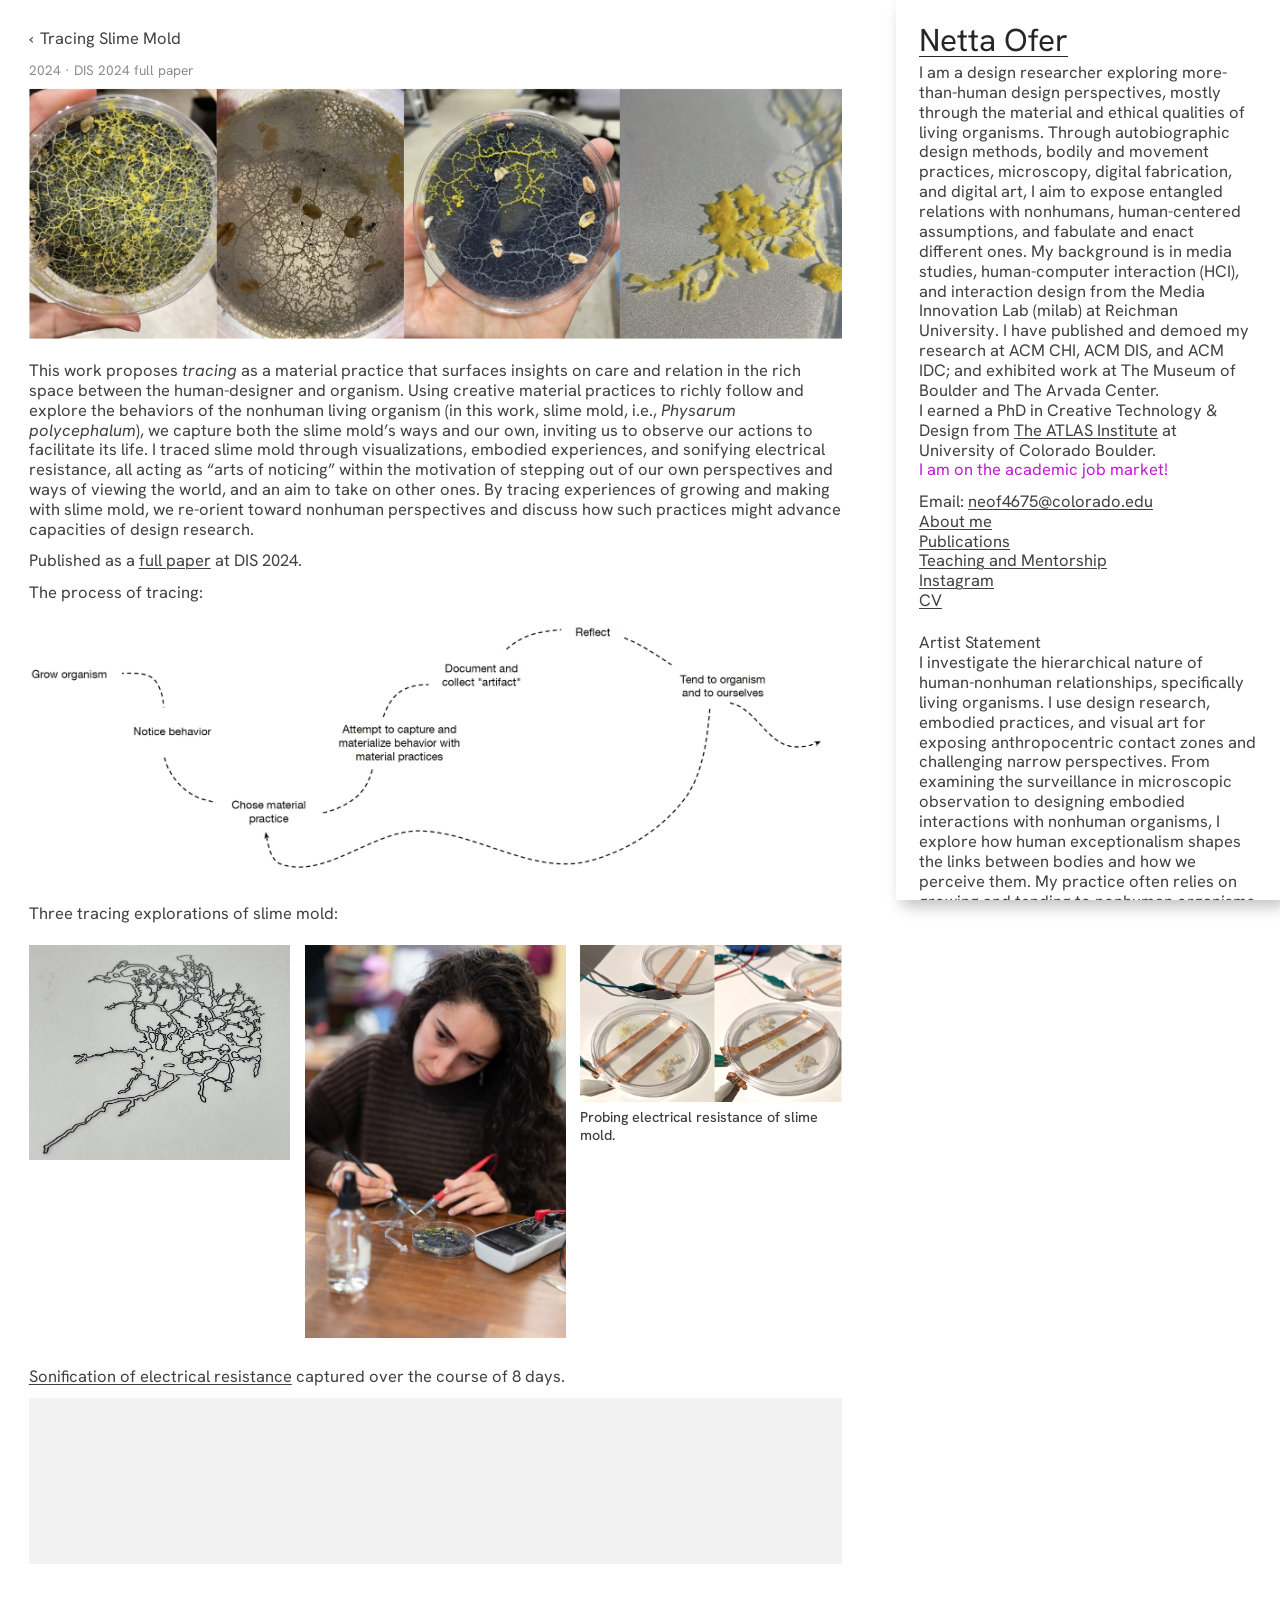
<file: projects/tracing.html>
<!doctype html>
<html lang="en">
<head>
  <meta charset="utf-8">
  <meta name="viewport" content="width=device-width, initial-scale=1">
  <title>Tracing Slime Mold — Netta Ofer</title>
  <meta name="description" content="Netta Ofer is a design researcher exploring more-than-human design perspectives through the material and ethical qualities of living organisms.">
  <meta property="og:title" content="Tracing Slime Mold — Netta Ofer">
  <meta property="og:description" content="Netta Ofer is a design researcher exploring more-than-human design perspectives through the material and ethical qualities of living organisms.">
  <meta property="og:type" content="website">
  <link rel="icon" href="../assets/favicon.ico" sizes="any">
  <link rel="apple-touch-icon" href="../assets/favicon.png">
  <link rel="preconnect" href="https://fonts.googleapis.com">
  <link rel="preconnect" href="https://fonts.gstatic.com" crossorigin>
  <link rel="stylesheet" href="https://fonts.googleapis.com/css2?family=Hanken+Grotesk:wght@400;500;600&family=IBM+Plex+Mono:wght@400;500;600&display=swap">
  <link rel="stylesheet" href="../assets/style.css">
  <!-- Google tag (gtag.js) -->
  <script async src="https://www.googletagmanager.com/gtag/js?id=G-3XYWVRJGBJ"></script>
  <script>
    window.dataLayer = window.dataLayer || [];
    function gtag(){dataLayer.push(arguments);}
    gtag('js', new Date());
    gtag('config', 'G-3XYWVRJGBJ');
  </script>
</head>
<body>
  <aside class="sidebar">
    <a class="site-name" href="../index.html">Netta Ofer</a>
    <p>I am a design researcher exploring more-than-human design perspectives, mostly through the material and ethical qualities of living organisms. Through autobiographic design methods, bodily and movement practices, microscopy, digital fabrication, and digital art, I aim to expose entangled relations with nonhumans, human-centered assumptions, and fabulate and enact different ones. My background is in media studies, human-computer interaction (HCI), and interaction design from the Media Innovation Lab (milab) at Reichman University. I have published and demoed my research at ACM CHI, ACM DIS, and ACM IDC; and exhibited work at The Museum of Boulder and The Arvada Center.<br>
    I earned a PhD in Creative Technology &amp; Design from <a href="https://www.colorado.edu/atlas/" target="_blank" rel="noopener">The ATLAS Institute</a> at University of Colorado Boulder.<br>
    <span class="highlight">I am on the academic job market!</span></p>

    <nav aria-label="Main">
    <ul class="site-nav">
      <li>Email: <a href="mailto:neof4675@colorado.edu">neof4675@colorado.edu</a></li>
      <li><a href="../about.html">About me</a></li>
      <li><a href="../publications.html">Publications</a></li>
      <li><a href="../teaching.html">Teaching and Mentorship</a></li>
      <li><a href="https://www.instagram.com/netta_ofer/" target="_blank" rel="noopener">Instagram</a></li>
      <li><a href="../assets/Netta_Ofer_CV_oct26.pdf" target="_blank" rel="noopener">CV</a></li>
    </ul>
    </nav>

    <h2>Artist Statement</h2>
    <p>I investigate the hierarchical nature of human-nonhuman relationships, specifically living organisms. I use design research, embodied practices, and visual art for exposing anthropocentric contact zones and challenging narrow perspectives. From examining the surveillance in microscopic observation to designing embodied interactions with nonhuman organisms, I explore how human exceptionalism shapes the links between bodies and how we perceive them. My practice often relies on growing and tending to nonhuman organisms for surfacing points of connection and tension between our humanism, ourselves, and other agentic forces. These practices reveal what is in-becoming, overlooked, and uncertain in a world that is polarized and forced into categories.</p>
  </aside>

  <main class="page">
    <div class="project-head">
      <h1><a href="../index.html">Tracing Slime Mold</a></h1>
      <p class="project-meta">2024 &middot; DIS 2024 full paper</p>
    </div>
    <div class="hero">
      <img src="../assets/img/tracing/02.jpg" alt="Sequence of slime mold traces" width="1800" height="556">
    </div>
    <div class="prose">
      <p>This work proposes <i>tracing</i> as a material practice that surfaces insights on care and relation in the rich space between the human-designer and organism. Using creative material practices to richly follow and explore the behaviors of the nonhuman living organism (in this work, slime mold, i.e., <i>Physarum polycephalum</i>), we capture both the slime mold&rsquo;s ways and our own, inviting us to observe our actions to facilitate its life. I traced slime mold through visualizations, embodied experiences, and sonifying electrical resistance, all acting as &ldquo;arts of noticing&rdquo; within the motivation of stepping out of our own perspectives and ways of viewing the world, and an aim to take on other ones. By tracing experiences of growing and making with slime mold, we re-orient toward nonhuman perspectives and discuss how such practices might advance capacities of design research.</p>
      <p>Published as a <a href="https://dl.acm.org/doi/10.1145/3643834.3661621" target="_blank" rel="noopener">full paper</a> at DIS 2024.</p>
      <p>The process of tracing:</p>
    </div>
    <div class="gallery wide">
      <figure>
        <img src="../assets/img/tracing/03.webp" alt="Diagram of the tracing process" width="1800" height="555" loading="lazy">
      </figure>
    </div>

    <div class="prose"><p>Three tracing explorations of slime mold:</p></div>
    <div class="gallery">
      <figure>
        <img src="../assets/img/tracing/01.jpg" alt="Line tracing of slime mold growth" width="948" height="779" loading="lazy">
      </figure>
      <figure>
        <img src="../assets/img/tracing/04.jpg" alt="Hand-drawn tracing of slime mold" width="1198" height="1800" loading="lazy">
      </figure>
      <figure>
        <img src="../assets/img/tracing/05.jpg" alt="Probing the electrical resistance of slime mold" width="1450" height="872" loading="lazy">
        <figcaption>Probing electrical resistance of slime mold.</figcaption>
      </figure>
    </div>

    <div class="prose">
      <p><a href="https://soundcloud.com/netta-ofer/slime-resistance/s-Ec0S56itraW" target="_blank" rel="noopener">Sonification of electrical resistance</a> captured over the course of 8 days.</p>
      <div class="embed audio"><iframe title="Slime resistance sonification" allow="autoplay" loading="lazy" src="https://w.soundcloud.com/player/?url=https%3A//api.soundcloud.com/tracks/1593165462%3Fsecret_token%3Ds-Ec0S56itraW&color=%23555555&auto_play=false&hide_related=true&show_comments=false&show_user=true&show_reposts=false&show_teaser=false"></iframe></div>
    </div>
  </main>

</body>
</html>
</file>
<file: assets/style.css>
/* ------------------------------------------------------------------
   Netta Ofer — site styles
   Layout mirrors the original Cargo site: project content on the left,
   a fixed bio sidebar on the right.
   Colors and fonts live in :root so they're easy to tweak in one place.
   ------------------------------------------------------------------ */

:root {
  --bg: #ffffff;
  --ink: rgba(0, 0, 0, 0.85);
  --ink-soft: rgba(0, 0, 0, 0.75);
  --ink-faint: rgba(0, 0, 0, 0.45);
  --rule: rgba(0, 0, 0, 0.15);
  --link-blue: #0033ff;
  --highlight: rgba(188, 7, 208, 0.92);

  --font-sans: "Hanken Grotesk", "Helvetica Neue", Helvetica, Arial, sans-serif;
  --font-mono: "IBM Plex Mono", ui-monospace, "SFMono-Regular", Menlo, monospace;

  --sidebar-width: 30%;
  --content-width: 68%;
  --pad: 2rem;
}

*,
*::before,
*::after { box-sizing: border-box; }

html { font-size: 90%; -webkit-text-size-adjust: 100%; }  /* scales all rem-based text; 100% = browser default */

body {
  margin: 0;
  background: var(--bg);
  color: var(--ink-soft);
  font-family: var(--font-sans);
  font-size: 1.15rem;
  line-height: 1.2;
  -webkit-font-smoothing: antialiased;
}

img, video, iframe { display: block; max-width: 100%; }
img { height: auto; }

a { color: inherit; text-decoration: underline; text-decoration-thickness: 1px; text-underline-offset: 0.15em; }
a:active { opacity: 0.7; }

::selection { background: rgba(0, 0, 0, 0.12); }

/* ---------- Sidebar (name, bio, links, artist statement) ---------- */

.sidebar {
  position: fixed;
  top: 0;
  right: 0;
  bottom: 0;
  width: var(--sidebar-width);
  overflow-y: auto;
  padding: 1.6rem;
  background: var(--bg);
  box-shadow: 0.4rem 0.4rem 1rem 0 rgba(0, 0, 0, 0.25);
}

.site-name {
  display: inline-block;
  margin-bottom: 0.35rem;
  font-size: 2.2rem;
  line-height: 1.1;
  color: var(--ink);
}

.sidebar p { margin: 0 0 0.7em; }
.sidebar .highlight { color: var(--highlight); }

.site-nav {
  margin: 0 0 1.33em;
  padding: 0;
  list-style: none;
}
.site-nav a[aria-current="page"] { color: var(--ink); text-decoration-thickness: 2px; }

.sidebar h2 {
  margin: 0;
  font: inherit;
  color: inherit;
}

/* ---------- Main column ---------- */

main {
  width: var(--content-width);
  padding: var(--pad) var(--pad) 6rem;
}

/* ---------- Home: project thumbnails ---------- */

.projects {
  display: grid;
  grid-template-columns: repeat(3, 1fr);
  gap: 2.5rem 1rem;
  align-items: start;
  padding-top: calc(var(--pad) + 2.4rem);
}

/* Alternate small/large tiles, like the Cargo grid */
.project-tile:nth-child(4n + 2),
.project-tile:nth-child(4n + 3) { grid-column: span 2; }

.project-tile { display: block; text-decoration: none; }
.project-tile img { width: 100%; transition: opacity 0.2s ease; }
.project-tile:hover img { opacity: 0.88; }

.tile-caption {
  margin-top: 0.5em;
  font-size: 1rem;
  font-weight: 500;
  color: var(--link-blue);
  text-decoration: underline;
  text-underline-offset: 0.15em;
}

/* ---------- Generic content pages ---------- */

.page h1 {
  font-weight: 400;
  font-size: 2.2rem;
  line-height: 1.15;
  color: var(--ink);
  margin: 0 0 1.5rem;
}

.page h2 {
  font-family: var(--font-mono);
  font-weight: 500;
  font-size: 0.9rem;
  letter-spacing: 0.08em;
  text-transform: uppercase;
  color: var(--ink-faint);
  margin: 3.5rem 0 1.25rem;
  padding-top: 1rem;
  border-top: 1px solid var(--rule);
}

.page p { margin: 0 0 0.7em; }

.lede { font-size: 1.35rem; line-height: 1.2; }

/* Dated list used for CV-style sections */
.entries { list-style: none; margin: 0; padding: 0; }
.entries li {
  display: grid;
  grid-template-columns: 7.5rem 1fr;
  gap: 0 1.5rem;
  padding: 0.55rem 0;
}
.entries .when {
  font-family: var(--font-mono);
  font-size: 0.9rem;
  color: var(--ink-faint);
  padding-top: 0.2rem;
}
.entries .detail { color: var(--ink-faint); display: block; font-size: 1rem; }

.plain { list-style: none; margin: 0; padding: 0; }
.plain li { padding: 0.2rem 0; }

/* Publications */
.pubs { list-style: none; margin: 0; padding: 0; }
.pubs li { padding: 0.9rem 0; border-bottom: 1px solid var(--rule); }
.pubs li:last-child { border-bottom: 0; }
.pubs .pub-title { display: block; font-size: 1.2rem; line-height: 1.2; color: var(--ink); }
.pubs .pub-meta { display: block; font-size: 1rem; margin-top: 0.25rem; }
.pubs .me { color: var(--ink); font-weight: 600; }
.pubs .award {
  font-family: var(--font-mono);
  font-size: 0.8rem;
  letter-spacing: 0.04em;
  color: var(--ink);
  white-space: nowrap;
}

/* ---------- Project pages ---------- */

/* Title is a small "‹ Title" link back to the home page */
.project-head h1 {
  font-size: 1.15rem;
  margin: 0 0 1rem;
  color: var(--ink-soft);
}
.project-head h1 a { text-decoration: none; }
.project-head h1 a::before { content: "\2039"; margin-right: 0.45em; }
.project-head h1 a:hover { text-decoration: underline; }

.project-meta {
  font-size: 0.95rem;
  color: var(--ink-faint);
  margin: -0.6rem 0 1rem;
}

.hero { margin: 0 0 1.5rem; }
.hero img, .hero .embed { width: 100%; }

figure { margin: 0; }
figcaption {
  font-size: 1rem;
  font-weight: 500;
  margin-top: 0.5em;
}

.embed {
  position: relative;
  aspect-ratio: 16 / 9;
  background: rgba(0, 0, 0, 0.05);
}
.embed iframe { position: absolute; inset: 0; width: 100%; height: 100%; border: 0; }
.embed.audio { aspect-ratio: auto; height: 166px; }

.gallery {
  display: grid;
  gap: 1rem;
  margin: 1.5rem 0 2rem;
  grid-template-columns: repeat(auto-fill, minmax(min(100%, 18rem), 1fr));
  align-items: start;
}
.gallery.two { grid-template-columns: repeat(auto-fill, minmax(min(100%, 24rem), 1fr)); }
.gallery.wide { grid-template-columns: 1fr; }

/* ---------- Narrow screens: stack bio above content ---------- */

@media (max-width: 900px) {
  :root { --pad: 16px; }
  body { font-size: 1.05rem; }
  .sidebar {
    position: static;
    width: auto;
    padding: var(--pad);
    box-shadow: 0 0.3rem 0.8rem rgba(0, 0, 0, 0.15);
  }
  main { width: auto; }
  .projects { grid-template-columns: 1fr; padding-top: var(--pad); }
  .project-tile:nth-child(n) { grid-column: auto; }
  .entries li { grid-template-columns: 1fr; }
  .entries .when { padding-top: 0; }
}

@media (prefers-reduced-motion: reduce) {
  * { transition: none !important; }
}
</file>
